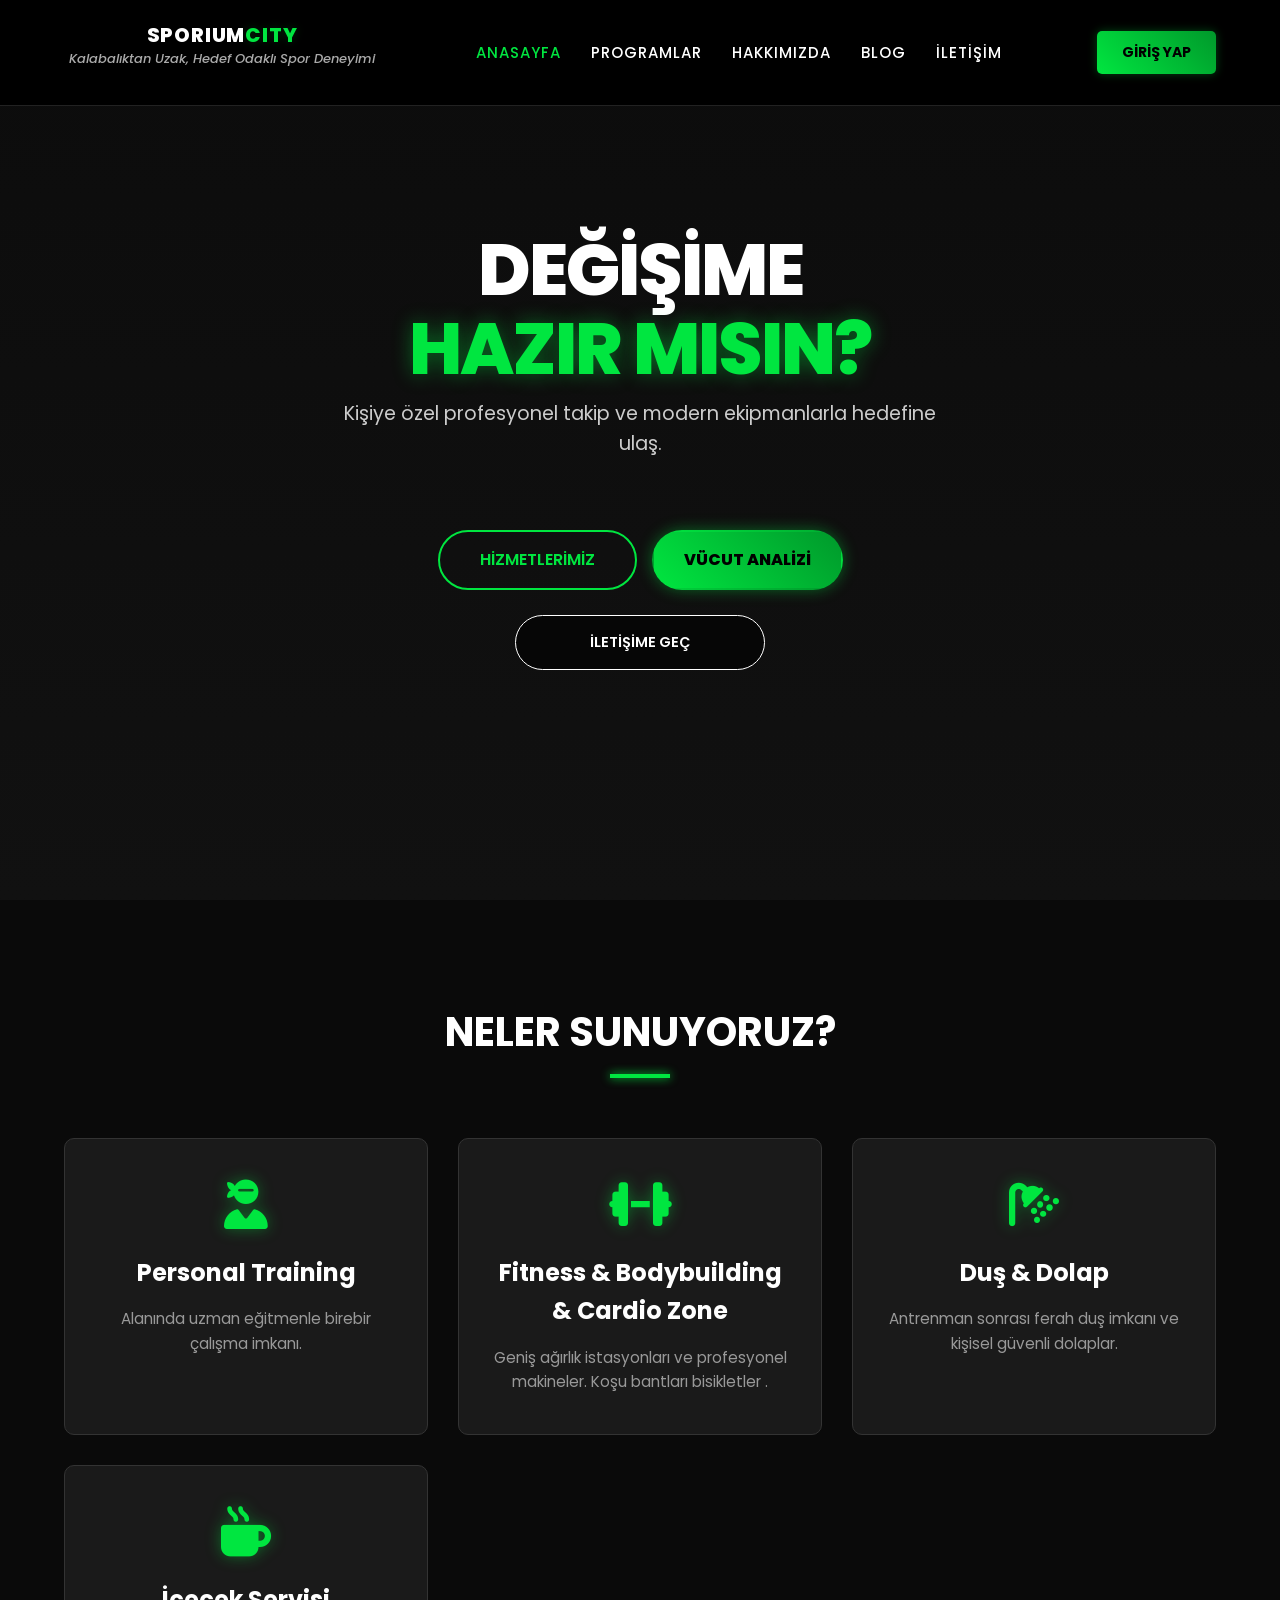
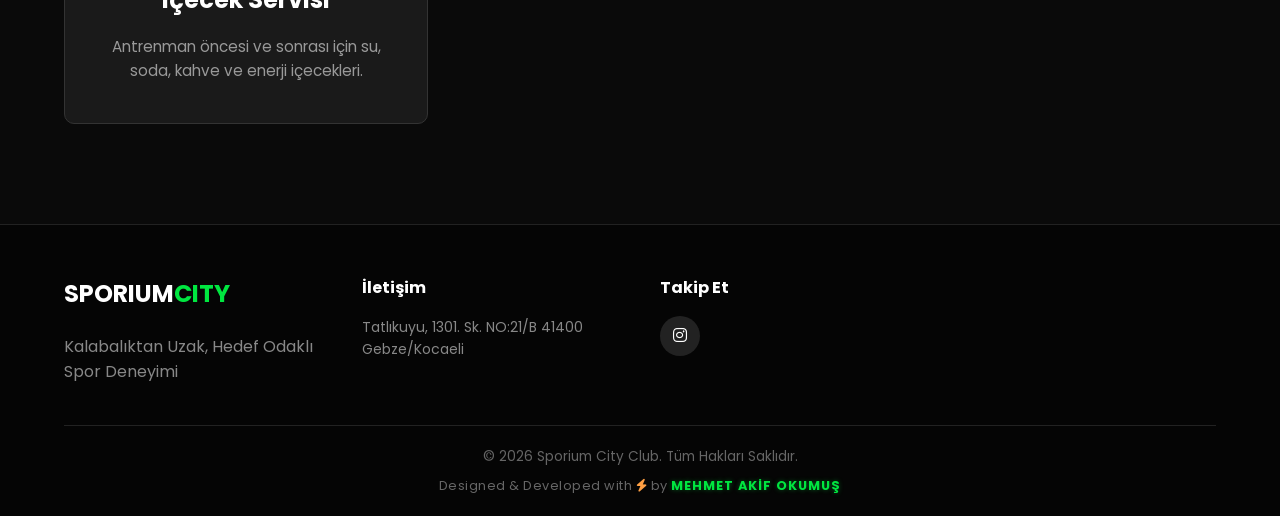
<file: frontend/index.html>
<!DOCTYPE html>
<html lang="tr">
<head>
    <meta charset="UTF-8">
    <meta name="viewport" content="width=device-width, initial-scale=1.0">
    <title>Sporium City Club | Gebze'nin En İyi Spor Salonu</title>
    <link rel="icon" type="image/png" href="resim/s.png">
    <meta name="description" content="Gebze Tatlıkuyu'da profesyonel fitness...">
    <meta name="keywords" content="gebze spor salonu, gebze fitness, gebze gym, sporium city club, gebze vücut geliştirme, özel ders, pt">
    <link href="https://fonts.googleapis.com/css2?family=Poppins:wght@300;400;600;700&display=swap" rel="stylesheet">
    <link rel="stylesheet" href="https://cdnjs.cloudflare.com/ajax/libs/font-awesome/6.4.0/css/all.min.css">
    <link rel="stylesheet" href="index.css">
</head>

<title>Sporium City Club | Gebze'nin En İyi Spor Salonu & Fitness Merkezi</title>
    <meta name="description" content="Gebze Tatlıkuyu'da profesyonel fitness, vücut geliştirme ve kişiye özel antrenman (PT) hizmeti. Sporium City Club ile hedefine ulaş. Online ve salon üyelik seçenekleri.">
    <meta name="keywords" content="gebze spor salonu, gebze fitness, tatlıkuyu spor salonu, gebze pt, gebze özel ders, gebze vücut geliştirme, sporium city club, gebze gym, kocaeli spor salonu, zayıflama, kas yapma,Semih Gök">
    <meta name="author" content="Mehmet Akif Okumuş">
    <meta name="viewport" content="width=device-width, initial-scale=1.0">
    <meta property="og:image" content="assets/logo.png">

<body>
    <div id="preloader">
        <div class="loader-content">
            <h2 class="loader-text">SPORIUM<span>CITY</span></h2>
            <p class="loader-slogan">Kalabalıktan Uzak, Hedef Odaklı Spor Deneyimi</p>
        </div>
    </div>

    <script>
        if (sessionStorage.getItem('sporiumIntroIzlendi')) {
            document.getElementById('preloader').style.display = 'none';
        }
    </script>

    <header>
        <div class="sidebar-widget" style="text-align: center; border-left: none; padding: 10px 5px; margin-bottom: 12px; overflow: hidden;">
    <div style="font-size: 20px; font-weight: 800; color: #fff; letter-spacing: 0.8px; line-height: 1;">
        SPORIUM<span style="color: #00e640; text-shadow: 0 0 10px rgba(0, 230, 64, 0.2);">CITY</span>
    </div>
    <p style="font-size: 13px; color: #aaa; margin-top: 6px; font-style: italic; line-height: 1.3; font-weight: 500; display: block; width: 100%;">
        Kalabalıktan Uzak, <br style="display:none;"> Hedef Odaklı Spor Deneyimi
    </p>
</div>
        
        <nav>
            <ul>
                <li><a href="index.html" style="color:var(--primary);">Anasayfa</a></li>
                <li><a href="programlar.html">Programlar</a></li>
                <li><a href="hakkimizda.html">Hakkımızda</a></li>
                <li><a href="blog.html">Blog</a></li>
                <li><a href="iletisim.html">İletişim</a></li>
            </ul>
        </nav>

        <a href="giris.html" class="btn-join" id="nav-login-btn">GİRİŞ YAP</a>
        
        <div class="menu-toggle"><i class="fas fa-bars"></i></div>
    </header>

    <section class="hero">
        <h1>Değişime <br> <span>Hazır Mısın?</span></h1>
        <p>Kişiye özel profesyonel takip ve modern ekipmanlarla hedefine ulaş.</p>
        
        <div class="hero-buttons" style="display: flex; flex-direction: column; align-items: center; gap: 25px; margin-top: 30px;">
    
    <div style="display:flex; gap:15px; justify-content:center; flex-wrap:wrap;">
        <a href="#hizmetler" class="btn-outline">HİZMETLERİMİZ</a>
        
        <a href="analiz.html" class="btn-ai">
             VÜCUT ANALİZİ
        </a>
    </div>

    <a href="iletisim.html" class="btn-outline" style="
        min-width: 250px; 
        text-align: center; 
        background: rgba(0,0,0,0.6); 
        border: 1px solid #fff; 
        color: #fff;
        font-size: 0.9rem;
    " 
    onmouseover="this.style.borderColor='#00e640'; this.style.color='#00e640';" 
    onmouseout="this.style.borderColor='#fff'; this.style.color='#fff';">
        İLETİŞİME GEÇ
    </a>

</div>
    </section>

    <section class="services" id="hizmetler">
        <div class="section-title"><h2>Neler Sunuyoruz?</h2><span></span></div>
        <div class="cards-container">
            <div class="card"><i class="fas fa-user-ninja"></i><h3>Personal Training</h3><p>Alanında uzman eğitmenle birebir çalışma imkanı.</p></div>
            <div class="card"><i class="fas fa-dumbbell"></i><h3>Fitness & Bodybuilding & Cardio Zone</h3><p>Geniş ağırlık istasyonları ve profesyonel makineler. Koşu bantları bisikletler .</p></div>
            <div class="card">
    <i class="fas fa-shower"></i>
    <h3>Duş & Dolap</h3>
    <p>Antrenman sonrası ferah duş imkanı ve kişisel güvenli dolaplar.</p>
</div>
            <div class="card"><i class="fas fa-mug-hot"></i><h3>İçecek Servisi</h3><p>Antrenman öncesi ve sonrası için su, soda, kahve ve enerji içecekleri.</p></div>
        </div>
    </section>

    <footer>
        <div class="footer-content">
            <div><a href="#" class="footer-logo">SPORIUM<span>CITY</span></a><p style="color:#888;">Kalabalıktan Uzak, Hedef Odaklı Spor Deneyimi</p></div>
            <div><h4 style="color:#fff; margin-bottom:15px;">İletişim</h4><p style="color:#888; font-size:14px;">Tatlıkuyu, 1301. Sk. NO:21/B
41400 Gebze/Kocaeli</p></div>
            <div><h4 style="color:#fff; margin-bottom:15px;">Takip Et</h4><div class="socials"><a href="https://www.linkedin.com/in/mehmet-akif-okumu%C5%9F-68b315399?utm_source=share&utm_campaign=share_via&utm_content=profile&utm_medium=ios_app" target="_blank"><i class="fab fa-instagram"></i></div></div>
        </div>
        <div class="footer-bottom" style="text-align: center; padding-top: 20px; border-top: 1px solid #222; color: #666; font-size: 0.85rem;">
        <p>&copy; 2026 Sporium City Club. Tüm Hakları Saklıdır.</p>
        <p style="margin-top: 8px; font-size: 0.8rem; letter-spacing: 0.5px;">
            Designed & Developed with <i class="fas fa-bolt" style="color: #ff9f43;"></i> by 
            <a href="https://www.linkedin.com/in/mehmet-akif-okumu%C5%9F-68b315399?utm_source=share&utm_campaign=share_via&utm_content=profile&utm_medium=ios_app" target="_blank" style="color: #00e640; font-weight: 700; letter-spacing: 1px; text-transform: uppercase; text-shadow: 0 0 5px rgba(0, 230, 64, 0.4);">
               Mehmet Akif Okumuş
            </a>
        </p>
    </div>
    </footer>
     <script src="index.js"></script>
    
<script type="application/ld+json">
{
  "@context": "https://schema.org",
  "@type": "ExerciseGym",
  "name": "Sporium City Club",
  "image": "https://seninsiten.com/logo.png", 
  "description": "Gebze'nin en donanımlı fitness ve spor salonu.",
  "address": {
    "@type": "PostalAddress",
    "streetAddress": "Sultan Orhan Mah. Örnek Cad. No:1",
    "addressLocality": "Gebze",
    "addressRegion": "Kocaeli",
    "postalCode": "41400",
    "addressCountry": "TR"
  },
  "geo": {
    "@type": "GeoCoordinates",
    "latitude": "40.802", 
    "longitude": "29.430"
  },
  "url": "https://seninsiten.com",
  "telephone": "+902620000000",
  "openingHoursSpecification": [
    {
      "@type": "OpeningHoursSpecification",
      "dayOfWeek": [
        "Monday",
        "Tuesday",
        "Wednesday",
        "Thursday",
        "Friday"
      ],
      "opens": "09:00",
      "closes": "23:00"
    }
  ]
}
</script>
</body>
</html>
</file>
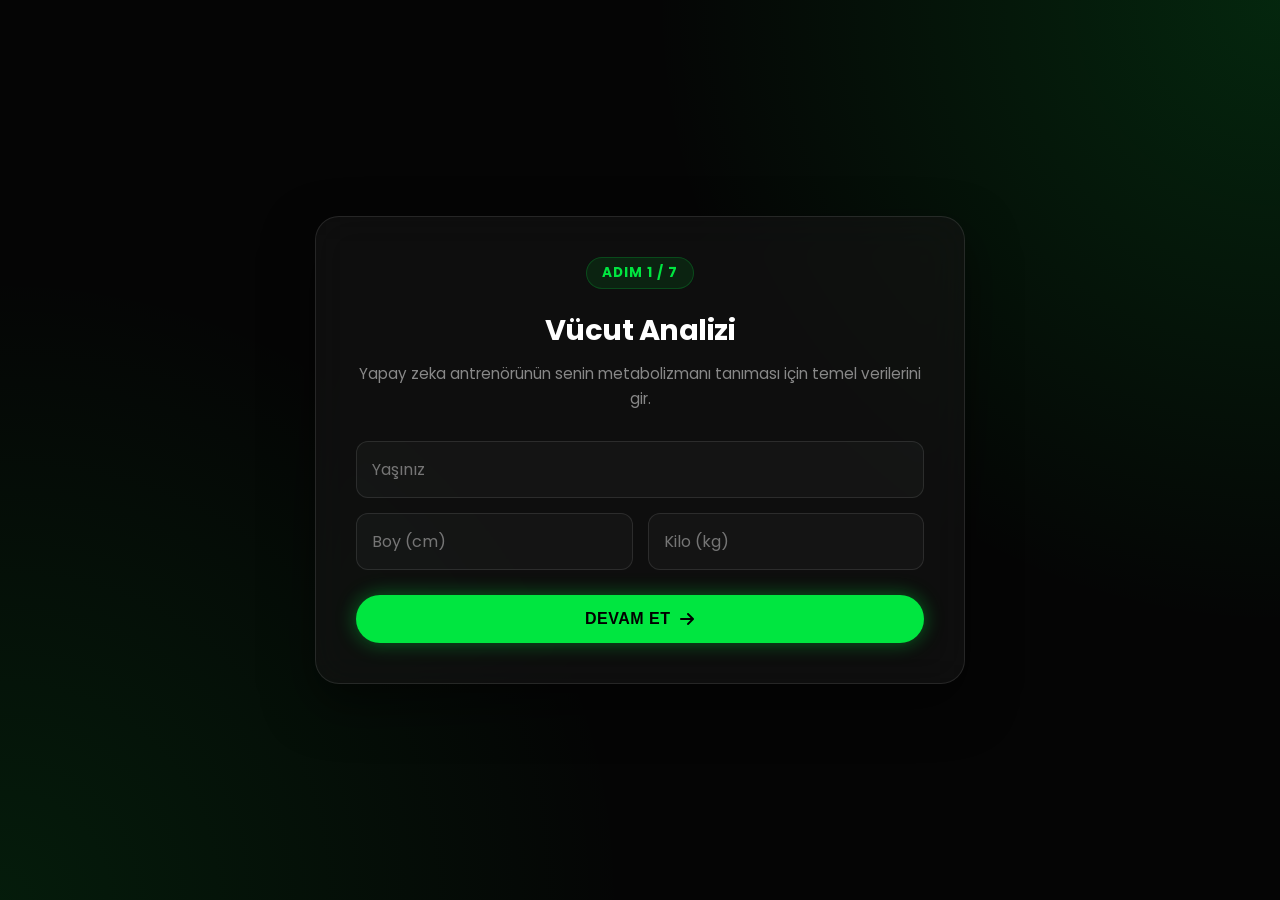
<file: frontend/analiz.html>
<!DOCTYPE html>
<html lang="tr">
<head>
    <meta charset="UTF-8">
    <meta name="viewport" content="width=device-width, initial-scale=1.0">
    <title>AI Vücut Analizi - Sporium City Club</title>
    <link href="https://fonts.googleapis.com/css2?family=Poppins:wght@300;400;600;700&display=swap" rel="stylesheet">
    <link rel="stylesheet" href="https://cdnjs.cloudflare.com/ajax/libs/font-awesome/6.4.0/css/all.min.css">
    
    <style>
        /* --- PRO NEON TEMA --- */
        :root { 
            --primary: #00e640; 
            --primary-dark: #00b332; 
            --dark: #050505; 
            --card-bg: rgba(255, 255, 255, 0.03); 
            --border: rgba(255, 255, 255, 0.1);
            --text-muted: #888;
        }
        
        * { margin: 0; padding: 0; box-sizing: border-box; }
        
        body { 
            font-family: 'Poppins', sans-serif; 
            background-color: var(--dark); 
            color: #fff; 
            min-height: 100vh; 
            display: flex; 
            align-items: center; 
            justify-content: center; 
            overflow-x: hidden; /* Yatay taşmayı engelle */
            background-image: radial-gradient(circle at top right, rgba(0, 230, 64, 0.15), transparent 40%),
                              radial-gradient(circle at bottom left, rgba(0, 230, 64, 0.1), transparent 40%);
        }

        /* Ana Kapsayıcı (Glassmorphism) */
        .container { 
            background: rgba(20, 20, 20, 0.6); 
            backdrop-filter: blur(20px); 
            -webkit-backdrop-filter: blur(20px);
            padding: 40px; 
            border-radius: 24px; 
            border: 1px solid var(--border); 
            width: 90%; 
            max-width: 650px; 
            text-align: center;
            box-shadow: 0 20px 50px rgba(0,0,0,0.5); 
            position: relative;
            animation: slideUp 0.6s ease-out;
            max-height: 90vh; /* Ekranın %90'ını geçmesin */
            overflow-y: auto; /* İçerik taşarsa kaydırma çubuğu çıksın */
        }

        /* Scrollbar Gizleme (Opsiyonel: Daha şık görünüm için) */
        .container::-webkit-scrollbar { width: 6px; }
        .container::-webkit-scrollbar-thumb { background: #333; border-radius: 3px; }
        .container::-webkit-scrollbar-track { background: transparent; }

        @keyframes slideUp { from { opacity: 0; transform: translateY(30px); } to { opacity: 1; transform: translateY(0); } }

        h2 { font-size: 1.8rem; margin-bottom: 10px; font-weight: 700; letter-spacing: -0.5px; }
        
        .step-indicator { 
            color: var(--primary); 
            font-weight: 700; 
            margin-bottom: 20px; 
            display: inline-block; 
            font-size: 0.85rem; 
            letter-spacing: 1px;
            background: rgba(0, 230, 64, 0.1);
            padding: 5px 15px;
            border-radius: 20px;
            border: 1px solid rgba(0, 230, 64, 0.2);
        }
        
        .sub-text { color: var(--text-muted); margin-bottom: 30px; font-size: 0.95rem; line-height: 1.6; }

        /* Form Elemanları */
        .step { display: none; animation: fadeIn 0.4s ease-in-out; }
        .step.active { display: block; }
        
        .option-grid { display: grid; grid-template-columns: 1fr; gap: 12px; }
        
        .option-btn {
            display: flex; align-items: center; padding: 15px 20px;
            background: var(--card-bg); 
            border: 1px solid var(--border); 
            color: #ccc;
            border-radius: 12px; cursor: pointer; transition: 0.3s cubic-bezier(0.4, 0, 0.2, 1); 
            font-size: 0.95rem; text-align: left;
            position: relative;
            overflow: hidden;
        }
        
        .option-btn:hover { 
            background: rgba(255, 255, 255, 0.08); 
            border-color: var(--primary); 
            color: #fff; 
            transform: translateX(5px); 
            box-shadow: 0 5px 15px rgba(0, 230, 64, 0.1);
        }

        .option-btn i { 
            color: var(--primary); margin-right: 15px; width: 25px; font-size: 1.2rem; 
            text-shadow: 0 0 10px rgba(0, 230, 64, 0.4);
        }
        
        .option-btn div { display: flex; flex-direction: column; }
        .option-btn strong { font-size: 1rem; margin-bottom: 2px; }
        .option-btn span { font-size: 0.8rem; color: #777; transition: 0.3s; }
        .option-btn:hover span { color: #aaa; }

        .input-row { display: flex; gap: 15px; margin-bottom: 15px; }
        
        input { 
            width: 100%; padding: 15px; 
            background: var(--card-bg); 
            border: 1px solid var(--border); 
            color: #fff; border-radius: 12px; 
            font-size: 1rem; outline: none; transition: 0.3s; 
            font-family: 'Poppins', sans-serif;
        }
        
        input:focus { 
            border-color: var(--primary); 
            box-shadow: 0 0 0 3px rgba(0, 230, 64, 0.2); 
            background: rgba(255, 255, 255, 0.05);
        }
        
        /* Şık Buton */
        .btn-next {
            background: var(--primary); 
            color: #000; padding: 15px 30px; border: none;
            border-radius: 50px; font-weight: 700; cursor: pointer; margin-top: 25px; width: 100%;
            font-size: 1rem; letter-spacing: 0.5px;
            box-shadow: 0 0 20px rgba(0, 230, 64, 0.4); 
            transition: 0.3s;
            display: flex; align-items: center; justify-content: center; gap: 10px;
        }
        
        .btn-next:hover { 
            background: var(--primary-dark); 
            transform: translateY(-3px); 
            box-shadow: 0 10px 30px rgba(0, 230, 64, 0.6); 
        }

        /* Loading */
        #loading-screen { display: none; text-align: center; padding: 60px 0; }
        .loader-ring {
            display: inline-block; position: relative; width: 80px; height: 80px; margin-bottom: 30px;
        }
        .loader-ring div {
            box-sizing: border-box; display: block; position: absolute; width: 64px; height: 64px; margin: 8px;
            border: 6px solid var(--primary); border-radius: 50%; animation: ring 1.2s cubic-bezier(0.5, 0, 0.5, 1) infinite;
            border-color: var(--primary) transparent transparent transparent;
            filter: drop-shadow(0 0 10px var(--primary));
        }
        .loader-ring div:nth-child(1) { animation-delay: -0.45s; }
        .loader-ring div:nth-child(2) { animation-delay: -0.3s; }
        .loader-ring div:nth-child(3) { animation-delay: -0.15s; }
        
        .log-text { 
            font-family: 'Courier New', monospace; 
            color: var(--primary); 
            font-size: 0.95rem; margin-top: 15px; 
            opacity: 0.8;
        }

        /* Sonuç Ekranı */
        #result-screen { display: none; }
        .result-icon { 
            font-size: 50px; color: var(--primary); margin-bottom: 15px; 
            filter: drop-shadow(0 0 20px rgba(0, 230, 64, 0.6));
            animation: popIn 0.5s ease;
        }
        
        .result-box { 
            background: rgba(0, 230, 64, 0.05); 
            border: 1px solid rgba(0, 230, 64, 0.3); 
            padding: 25px; border-radius: 20px; margin-top: 20px; text-align: left; 
        }
        
        .analysis-item { margin-bottom: 15px; border-bottom: 1px solid rgba(255,255,255,0.05); padding-bottom: 10px; }
        .analysis-item label { display: block; color: #aaa; font-size: 0.85rem; margin-bottom: 3px; }
        .analysis-item span { color: #fff; font-weight: 600; font-size: 1rem; }
        .analysis-item span.highlight { color: var(--primary); }
        .analysis-item span.warning { color: #ff9f43; } /* Turuncu uyarı */

        .ai-advice {
            background: rgba(255, 255, 255, 0.05);
            padding: 15px;
            border-radius: 10px;
            margin-top: 15px;
            border-left: 3px solid var(--primary);
        }
        .ai-advice h4 { color: var(--primary); font-size: 0.9rem; margin-bottom: 5px; }
        .ai-advice p { font-size: 0.85rem; color: #ccc; line-height: 1.5; margin: 0; }

        @keyframes ring { 0% { transform: rotate(0deg); } 100% { transform: rotate(360deg); } }
        @keyframes fadeIn { from { opacity: 0; transform: translateY(10px); } to { opacity: 1; transform: translateY(0); } }
        @keyframes popIn { 0% { transform: scale(0); } 80% { transform: scale(1.1); } 100% { transform: scale(1); } }
    </style>
</head>
<body>

    <div class="container">
        
        <div class="step active" id="step1">
            <span class="step-indicator">ADIM 1 / 7</span>
            <h2>Vücut Analizi</h2>
            <p class="sub-text">Yapay zeka antrenörünün senin metabolizmanı tanıması için temel verilerini gir.</p>
            
            <div class="input-row">
                <input type="number" id="age" placeholder="Yaşınız">
                <input type="number" id="gender" placeholder="Cinsiyet" style="display:none"> 
            </div>
            <div class="input-row">
                <input type="number" id="height" placeholder="Boy (cm)">
                <input type="number" id="weight" placeholder="Kilo (kg)">
            </div>
            
            <button class="btn-next" onclick="nextStep(2)">DEVAM ET <i class="fas fa-arrow-right"></i></button>
        </div>

        <div class="step" id="step2">
            <span class="step-indicator">ADIM 2 / 7</span>
            <h2>Vücut Tipin?</h2>
            <p class="sub-text">Genetik yapını en iyi hangisi tanımlıyor?</p>
            
            <div class="option-grid">
                <button class="option-btn" onclick="setData('bodyType', 'Ectomorph'); nextStep(3)">
                    <i class="fas fa-ruler-vertical"></i>
                    <div><strong>İnce Yapılı (Ektomorf)</strong><span>Zor kilo alırım, yağ oranım düşük.</span></div>
                </button>
                <button class="option-btn" onclick="setData('bodyType', 'Mesomorph'); nextStep(3)">
                    <i class="fas fa-user"></i>
                    <div><strong>Atletik (Mezomorf)</strong><span>Kolay kaslanırım, omuzlarım geniş.</span></div>
                </button>
                <button class="option-btn" onclick="setData('bodyType', 'Endomorph'); nextStep(3)">
                    <i class="fas fa-circle"></i>
                    <div><strong>Yapılı / İri (Endomorf)</strong><span>Kolay kilo alırım, kemiklerim kalın.</span></div>
                </button>
            </div>
        </div>

        <div class="step" id="step3">
            <span class="step-indicator">ADIM 3 / 7</span>
            <h2>Günlük Aktiviten?</h2>
            <p class="sub-text">Antrenman dışındaki hayatın nasıl geçiyor?</p>
            
            <div class="option-grid">
                <button class="option-btn" onclick="setData('activity', 'Low'); nextStep(4)">
                    <i class="fas fa-chair"></i>
                    <div><strong>Masa Başı / Hareketsiz</strong><span>Genelde oturarak çalışıyorum.</span></div>
                </button>
                <button class="option-btn" onclick="setData('activity', 'Mid'); nextStep(4)">
                    <i class="fas fa-walking"></i>
                    <div><strong>Orta Hareketli</strong><span>Gün içinde yürüyorum / Ayaktayım.</span></div>
                </button>
                <button class="option-btn" onclick="setData('activity', 'High'); nextStep(4)">
                    <i class="fas fa-running"></i>
                    <div><strong>Çok Hareketli</strong><span>Fiziksel güç gerektiren iş / Sporcu.</span></div>
                </button>
            </div>
        </div>

        <div class="step" id="step4">
            <span class="step-indicator">ADIM 4 / 7</span>
            <h2>Beslenme Düzenin?</h2>
            <p class="sub-text">Şu an günde kaç öğün yiyorsun?</p>
            
            <div class="option-grid">
                <button class="option-btn" onclick="setData('meals', '2'); nextStep(5)">
                    <i class="fas fa-utensils"></i> <strong>2 Öğün (Seyrek)</strong>
                </button>
                <button class="option-btn" onclick="setData('meals', '3'); nextStep(5)">
                    <i class="fas fa-utensils"></i> <strong>3 Ana Öğün (Standart)</strong>
                </button>
                <button class="option-btn" onclick="setData('meals', '4+'); nextStep(5)">
                    <i class="fas fa-utensils"></i> <strong>4 ve Üzeri (Sık Sık)</strong>
                </button>
            </div>
        </div>

        <div class="step" id="step5">
            <span class="step-indicator">ADIM 5 / 7</span>
            <h2>Uyku Düzenin?</h2>
            <p class="sub-text">Gelişimin en büyük sırrı toparlanmaktır.</p>
            
            <div class="option-grid">
                <button class="option-btn" onclick="setData('sleep', 'Low'); nextStep(6)">
                    <i class="fas fa-battery-quarter"></i> <strong>Az Uyuyorum (< 6 saat)</strong>
                </button>
                <button class="option-btn" onclick="setData('sleep', 'Ideal'); nextStep(6)">
                    <i class="fas fa-battery-full"></i> <strong>İdeal (7-8 saat)</strong>
                </button>
                <button class="option-btn" onclick="setData('sleep', 'High'); nextStep(6)">
                    <i class="fas fa-bed"></i> <strong>Fazla Uyuyorum (> 9 saat)</strong>
                </button>
            </div>
        </div>

        <div class="step" id="step6">
            <span class="step-indicator">ADIM 6 / 7</span>
            <h2>Ana Hedefin Ne?</h2>
            <p class="sub-text">Seni motive eden asıl amaç.</p>
            
            <div class="option-grid">
                <button class="option-btn" onclick="setData('goal', 'FatLoss'); nextStep(7)">
                    <i class="fas fa-fire"></i> <strong>Kilo Vermek & Yağ Yakmak</strong>
                </button>
                <button class="option-btn" onclick="setData('goal', 'Muscle'); nextStep(7)">
                    <i class="fas fa-dumbbell"></i> <strong>Kas Kütlesi & Hacim</strong>
                </button>
                <button class="option-btn" onclick="setData('goal', 'Fit'); nextStep(7)">
                    <i class="fas fa-heartbeat"></i> <strong>Sıkılaşmak & Kondisyon</strong>
                </button>
            </div>
        </div>

        <div class="step" id="step7">
            <span class="step-indicator">ADIM 7 / 7</span>
            <h2>Nerede Yaşıyorsun?</h2>
            <p class="sub-text">Çalışma modelini belirlemek için önemli.</p>
            
            <div class="option-grid">
                <button class="option-btn" onclick="setData('location', 'Gebze'); calculateAI()">
                    <i class="fas fa-map-marker-alt"></i> <strong>Gebze / Kocaeli (Yakınım)</strong>
                </button>
                <button class="option-btn" onclick="setData('location', 'Remote'); calculateAI()">
                    <i class="fas fa-globe"></i> <strong>Şehir Dışındayım / Uzaktayım</strong>
                </button>
            </div>
        </div>

        <div id="loading-screen">
            <div class="loader-ring"><div></div><div></div><div></div><div></div></div>
            <h3 style="color:#fff; font-weight:600;">Yapay Zeka Analiz Ediyor...</h3>
            <p class="log-text" id="ai-log">Veriler işleniyor...</p>
        </div>

        <div id="result-screen">
            <i class="fas fa-check-circle result-icon"></i>
            <h2 style="font-size:1.8rem; margin-bottom:5px;">Raporun Hazır!</h2>
            <p style="color:#888;">Senin için en uygun yol haritası çıkarıldı.</p>
            
            <div class="result-box">
                <div class="analysis-item">
                    <label>Vücut Kitle İndeksi (BMI):</label> 
                    <span id="res-bmi" class="highlight">--</span> 
                    <small id="res-bmi-comment" style="color:#888; font-size:0.8rem; margin-left:5px;">(Normal)</small>
                </div>
                <div class="analysis-item">
                    <label>Tahmini Metabolizma:</label> 
                    <span id="res-metabolism">--</span>
                </div>
                <div class="analysis-item">
                    <label>Vücut Tipi Analizi:</label> 
                    <span id="res-bodytype">--</span>
                </div>

                <div class="ai-advice" id="ai-warning-box" style="display:none;">
                    <h4><i class="fas fa-exclamation-circle"></i> Antrenör Notu:</h4>
                    <p id="ai-warning-text">...</p>
                </div>
                
                <div style="margin-top:20px; padding-top:20px; border-top:1px dashed rgba(0,230,64,0.3);">
                    <label style="color:var(--primary); font-size:0.85rem; font-weight:800; letter-spacing:1px; text-transform:uppercase;">SANA ÖZEL TAVSİYE:</label>
                    <h3 id="res-pack" style="color:#fff; font-size:1.4rem; margin-top:8px; font-weight:700;">...</h3>
                    <p id="res-desc" style="color:#ccc; font-size:0.95rem; margin-top:8px; line-height:1.5;">...</p>
                </div>
            </div>

            <a href="programlar.html" class="btn-next">PROGRAMI İNCELE <i class="fas fa-chevron-right"></i></a>
        </div>
    </div>

    <script>
        let userData = { 
            age: 0, height: 0, weight: 0, 
            bodyType: "", activity: "", meals: "", sleep: "", 
            goal: "", location: "" 
        };

        function nextStep(step) {
            // Validasyon
            if(step === 2) {
                const h = document.getElementById('height').value;
                const w = document.getElementById('weight').value;
                const a = document.getElementById('age').value;
                if(!h || !w || !a) { 
                    if(!h) document.getElementById('height').style.borderColor = 'red';
                    if(!w) document.getElementById('weight').style.borderColor = 'red';
                    if(!a) document.getElementById('age').style.borderColor = 'red';
                    return; 
                }
                userData.height = parseFloat(h); 
                userData.weight = parseFloat(w); 
                userData.age = parseInt(a);
            }

            document.querySelectorAll('.step').forEach(el => el.classList.remove('active'));
            document.getElementById('step' + step).classList.add('active');
        }

        function setData(key, val) { userData[key] = val; }

        function calculateAI() {
            document.getElementById('step7').classList.remove('active');
            document.getElementById('loading-screen').style.display = 'block';

            // Daha havalı ve uzun loglar
            const logs = [
                "Vücut kitle indeksi ve yağ oranı tahmin ediliyor...",
                "Somatotip (Vücut Tipi) analizi yapılıyor...",
                "Uyku düzeni ve toparlanma kapasitesi işleniyor...",
                "Beslenme alışkanlıkları hedeflere göre uyarlanıyor...",
                "Senin için en verimli antrenman modeli seçiliyor..."
            ];
            
            let i = 0;
            const interval = setInterval(() => {
                document.getElementById('ai-log').textContent = logs[i];
                i++;
                if(i >= logs.length) clearInterval(interval);
            }, 800);

            setTimeout(showResult, 4200);
        }

        function showResult() {
            document.getElementById('loading-screen').style.display = 'none';
            document.getElementById('result-screen').style.display = 'block';

            // 1. BMI Hesapla ve Yorumla
            const heightM = userData.height / 100;
            const bmi = (userData.weight / (heightM * heightM)).toFixed(1);
            let bmiComment = "(Normal)";
            let bmiClass = "highlight";

            if (bmi < 18.5) { bmiComment = "(Zayıf)"; bmiClass = "warning"; }
            else if (bmi >= 25 && bmi < 30) { bmiComment = "(Fazla Kilolu)"; }
            else if (bmi >= 30) { bmiComment = "(Obezite Sınırı)"; bmiClass = "warning"; }

            document.getElementById('res-bmi').textContent = bmi;
            document.getElementById('res-bmi').className = bmiClass;
            document.getElementById('res-bmi-comment').textContent = bmiComment;

            // 2. Metabolizma Yorumu
            let metabolismText = "Normal";
            if(userData.bodyType === "Ectomorph") metabolismText = "Çok Hızlı (Kilo Alımı Zor)";
            if(userData.bodyType === "Endomorph") metabolismText = "Yavaş (Yağlanmaya Müsait)";
            if(userData.activity === "High") metabolismText += " - Aktif";

            document.getElementById('res-metabolism').textContent = metabolismText;
            
            // 3. Vücut Tipi Ekrana
            let bodyTypeText = "Atletik (Mezomorf)";
            if(userData.bodyType === "Ectomorph") bodyTypeText = "İnce Yapılı (Ektomorf)";
            if(userData.bodyType === "Endomorph") bodyTypeText = "İri Yapılı (Endomorf)";
            document.getElementById('res-bodytype').textContent = bodyTypeText;

            // 4. AKILLI UYARI SİSTEMİ (Önemli Kısım!)
            let adviceText = "";
            let showAdvice = false;

            // Kural 1: Zayıf ama yağ yakmak istiyor
            if(bmi < 19 && userData.goal === "FatLoss") {
                adviceText = "Dikkat: BMI değerin zaten düşük. Yağ yakımı yerine 'Clean Bulk' (Temiz Kilo Alma) yaparak kas kütleni artırman sağlığın ve estetik görünümün için çok daha doğru olacaktır.";
                showAdvice = true;
            }
            // Kural 2: Kilolu ama sadece kas istiyor (Recomp lazım)
            else if(bmi > 28 && userData.goal === "Muscle") {
                adviceText = "Mevcut yağ oranın sebebiyle, direkt 'Bulk' yapmak yerine 'Recomposition' (Yağ yakarken kas yapma) sistemini uygulayarak daha fit bir görünüme ulaşmalısın.";
                showAdvice = true;
            }
            // Kural 3: Uyku Analizi (AZ)
            else if(userData.sleep === "Low") {
                adviceText = "Gelişimin %60'ı uykuda olur. Antrenmanların verimli geçmesi için uyku süreni en az 7 saate çıkarmalısın, aksi halde toparlanma sorunu yaşayabilirsin.";
                showAdvice = true;
            }
            // Kural 4: Uyku Analizi (FAZLA)
            else if(userData.sleep === "High") {
                adviceText = "Çok fazla uyumak da (9+ saat) gün içinde uyuşukluğa ve metabolizma yavaşlamasına sebep olabilir. Uyku düzenini 7-8 saat bandına çekerek daha enerjik olabilirsin.";
                showAdvice = true;
            }

            if(showAdvice) {
                document.getElementById('ai-warning-box').style.display = 'block';
                document.getElementById('ai-warning-text').textContent = adviceText;
            }

            // 5. PAKET ÖNERİSİ ALGORİTMASI
            let packTitle = "";
            let packDesc = "";

            if(userData.location === "Gebze") {
                // YAKINDA
                if(userData.bodyType === "Ectomorph" && userData.goal === "Muscle") {
                    packTitle = "6 Aylık Gold Üyelik + Beslenme Desteği";
                    packDesc = "Hızlı metabolizman olduğu için antrenman kadar beslenme de kritik. Salonumuzdaki profesyonel ekipmanlarla hipertrofi çalışıp, sana özel beslenme planıyla desteklemeliyiz.";
                } 
                else if (userData.goal === "FatLoss" || userData.goal === "Fit") {
                    packTitle = "12 Ders Özel Antrenman (PT)";
                    packDesc = "Yağ yakımında nabız kontrolü çok önemlidir. Birebir antrenör eşliğinde 'High Intensity' antrenmanlar yaparak en kısa sürede hedefine ulaşabilirsin.";
                }
                else {
                    packTitle = "6 Aylık Gold Üyelik";
                    packDesc = "Mevcut durumun ve hedeflerin, salonumuzun imkanlarıyla kendi programını uygulaman için çok uygun. Düzenli katılımla harika sonuçlar alacaksın.";
                }
            } else {
                // UZAKTA
                packTitle = "3 Aylık Uzaktan Eğitim (Online)";
                packDesc = "Fiziksel olarak gelemesen de, antrenörlerimiz seni WhatsApp ve video analiz sistemiyle takip edecek. Form analizlerin haftalık olarak yapılacak.";
            }

            document.getElementById('res-pack').textContent = packTitle;
            document.getElementById('res-desc').textContent = packDesc;
        }
        // --- ÜYE PROFİLİ ENTER KONTROLÜ ---
document.addEventListener('keydown', (e) => {
    if (e.key === 'Enter') {
        // Mesaj modalı mı açık yoksa Ayarlar sekmesinde miyiz?
        const memberMsgModal = document.getElementById('memberMessageModal');
        const settingsSection = document.getElementById('section-settings');

        // Mesaj Gönderme Modalı Açıksa
        if (memberMsgModal && memberMsgModal.style.display === 'flex') {
            if (!e.shiftKey) {
                e.preventDefault();
                sendMsgToAdmin(); // Üye mesaj gönderme fonksiyonun
            }
        } 
        // Ayarlar sekmesi aktifse ve bir inputa odaklanılmışsa
        else if (settingsSection && settingsSection.classList.contains('active-section')) {
            // Eğer odaklanılan yer bir inputsa (şifre, isim vs.)
            if (document.activeElement.tagName === 'INPUT') {
                e.preventDefault();
                updateProfile(); // Profil güncelleme fonksiyonun
            }
        }
    }
});
    </script>
</body>
</html>
</file>
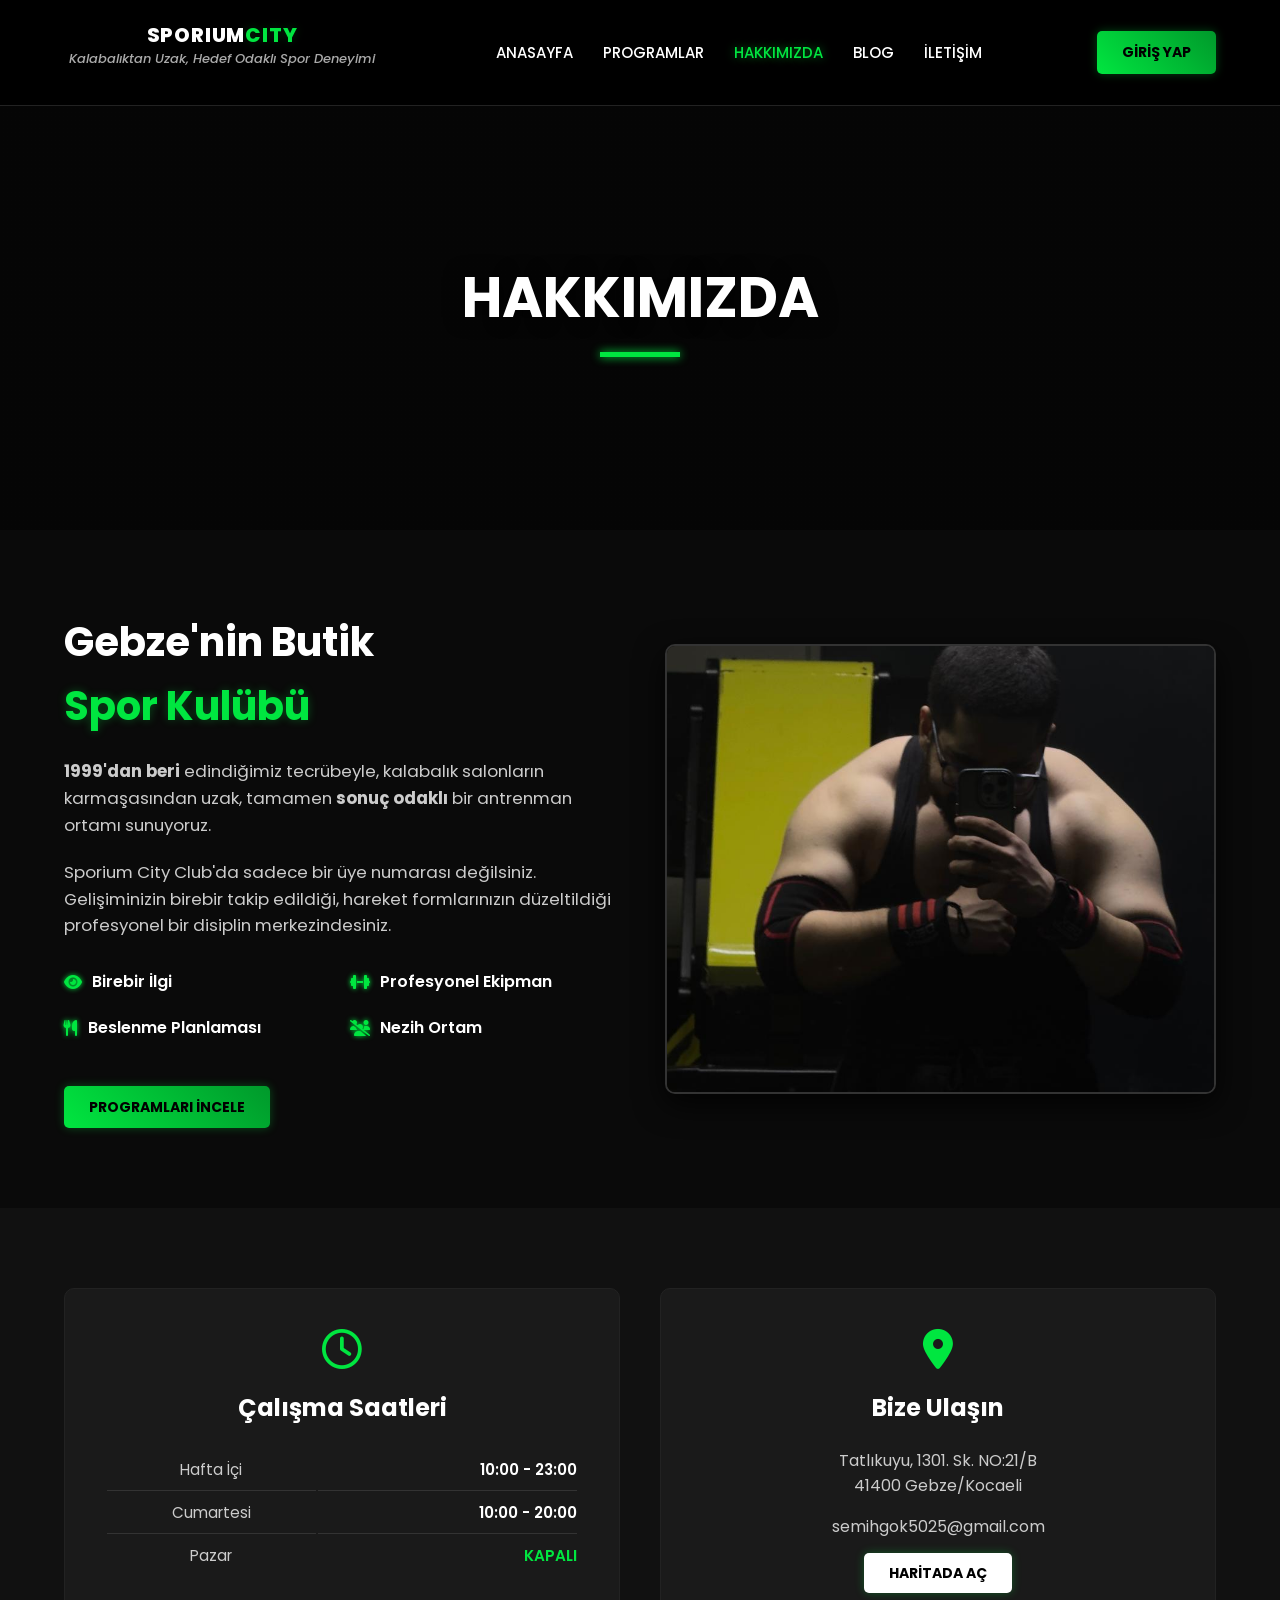
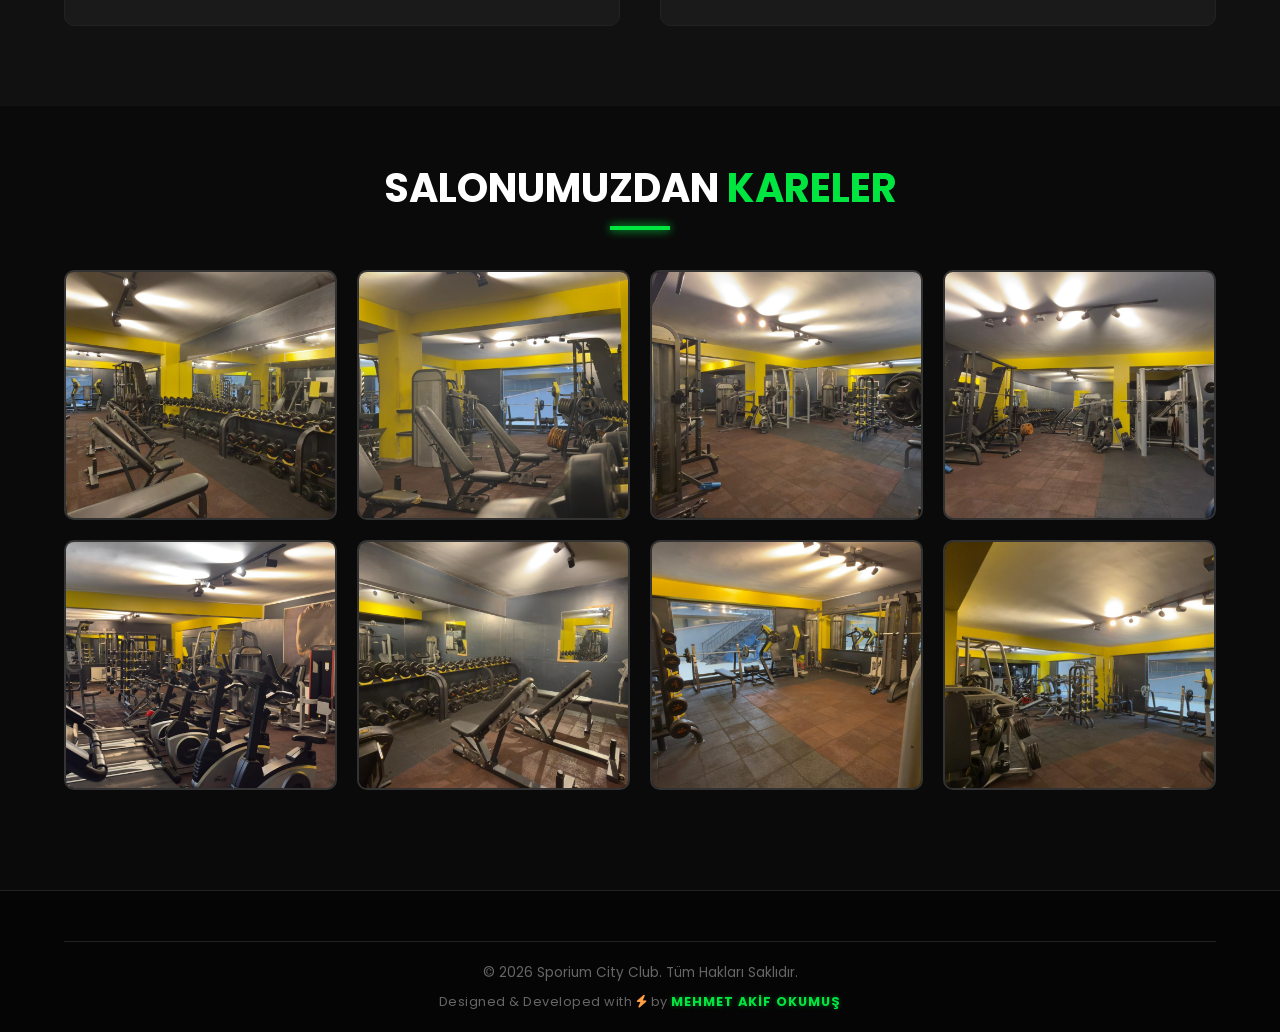
<file: frontend/hakkimizda.html>
<!DOCTYPE html>
<html lang="tr">
<head>
    <meta charset="UTF-8">
    <meta name="viewport" content="width=device-width, initial-scale=1.0">
    <title>Hakkımızda - Sporium City Club</title>
    <link rel="icon" type="image/png" href="resim/s.png">
    <link href="https://fonts.googleapis.com/css2?family=Poppins:wght@300;400;600;700&display=swap" rel="stylesheet">
    <link rel="stylesheet" href="https://cdnjs.cloudflare.com/ajax/libs/font-awesome/6.4.0/css/all.min.css">
    
    <style>
        /* --- TEMEL AYARLAR --- */
        :root { --primary: #00e640; --primary-dark: #00b332; --dark: #111; --darker: #0a0a0a; --light: #fff; --gray: #333; }
        html { scroll-behavior: smooth; }
        * { margin: 0; padding: 0; box-sizing: border-box; }
        body { font-family: 'Poppins', sans-serif; background-color: var(--dark); color: var(--light); overflow-x: hidden; line-height: 1.6; display: flex; flex-direction: column; min-height: 100vh; }
        a { text-decoration: none; color: inherit; } ul { list-style: none; } img { max-width: 100%; }

        /* HEADER */
        header { position: fixed; top: 0; left: 0; width: 100%; background: rgba(0, 0, 0, 0.95); padding: 15px 5%; display: flex; justify-content: space-between; align-items: center; z-index: 1000; border-bottom: 1px solid #222; }
        nav ul { display: flex; gap: 30px; align-items: center; }
        nav ul li a { font-size: 15px; font-weight: 500; text-transform: uppercase; transition: color 0.3s; }
        nav ul li a:hover, .active-link { color: var(--primary); text-shadow: 0 0 10px rgba(0,230,64,0.5); }
        .btn-join { background: linear-gradient(45deg, #00e640, #00992b); color: #000; padding: 10px 25px; border-radius: 5px; font-weight: 700; text-transform: uppercase; font-size: 14px; transition: all 0.3s; box-shadow: 0 0 10px rgba(0, 230, 64, 0.3); cursor: pointer; white-space: nowrap; }
        .btn-join:hover { background: var(--primary-dark); transform: translateY(-2px); box-shadow: 0 0 20px rgba(0, 230, 64, 0.6); }
        .menu-toggle { display: none; font-size: 24px; cursor: pointer; color: var(--primary); }

        /* SAYFA İÇERİĞİ */
        .page-header { height: 50vh; background: linear-gradient(rgba(0,0,0,0.7), rgba(0,0,0,0.7)), url('https://images.unsplash.com/photo-1571902943202-507ec2618e8f?q=80&w=1475&auto=format&fit=crop'); background-size: cover; background-position: center; display: flex; flex-direction: column; justify-content: center; align-items: center; text-align: center; margin-top: 80px; }
        .page-header h1 { font-size: 3.5rem; text-transform: uppercase; font-weight: 700; margin-bottom: 10px; text-shadow: 0 0 20px rgba(0,0,0,0.8); }
        .page-header span { width: 80px; height: 5px; background: var(--primary); display: block; box-shadow: 0 0 10px var(--primary); }

        .about-section { padding: 80px 5%; background: var(--darker); }
        .about-container { display: grid; grid-template-columns: 1fr 1fr; gap: 50px; align-items: center; }
        .about-text h2 { font-size: 2.5rem; margin-bottom: 20px; color: #fff; }
        .about-text .highlight { color: var(--primary); text-shadow: 0 0 10px rgba(0,230,64,0.3); }
        .about-text p { color: #ccc; margin-bottom: 20px; font-size: 1.05rem; }
        .about-features { display: grid; grid-template-columns: 1fr 1fr; gap: 20px; margin-top: 30px; }
        .feature-item { display: flex; align-items: center; gap: 10px; color: #fff; font-weight: 600; }
        .feature-item i { color: var(--primary); text-shadow: 0 0 5px var(--primary); }
        .about-image img { border-radius: 10px; box-shadow: 0 10px 30px rgba(0,0,0,0.8); border: 2px solid #333; width: 100%; height: 450px; object-fit: cover; display: block; }

        .info-section { padding: 80px 5%; background: var(--dark); }
        .info-grid { display: grid; grid-template-columns: repeat(auto-fit, minmax(300px, 1fr)); gap: 40px; }
        .info-box { background: #1a1a1a; padding: 40px; border-radius: 10px; border: 1px solid #222; text-align: center; transition: 0.3s; }
        .info-box:hover { border-color: var(--primary); transform: translateY(-5px); box-shadow: 0 10px 30px rgba(0, 230, 64, 0.15); }
        .info-box i { font-size: 40px; color: var(--primary); margin-bottom: 20px; }
        .info-box h3 { font-size: 1.5rem; margin-bottom: 20px; color: #fff; }
        .hours-table { width: 100%; color: #ccc; font-size: 0.95rem; }
        .hours-table tr td { padding: 8px 0; border-bottom: 1px solid #333; }
        .hours-table tr:last-child td { border-bottom: none; }
        .hours-table td:last-child { text-align: right; color: #fff; font-weight: 600; }

        /* --- GALERİ STİLİ (GÜNCELLENDİ) --- */
        .gallery-section { padding: 50px 5% 100px; background: var(--darker); }
        .gallery-title { text-align: center; margin-bottom: 50px; }
        .gallery-title h2 { font-size: 2.5rem; color: #fff; text-transform: uppercase; position: relative; display: inline-block; }
        .gallery-title h2::after { content: ''; width: 60px; height: 4px; background: var(--primary); position: absolute; bottom: -10px; left: 50%; transform: translateX(-50%); box-shadow: 0 0 10px var(--primary); }

        .gallery-grid { 
            display: grid;
            grid-template-columns: repeat(4, 1fr); 
            gap: 20px; 
        }

        .gallery-item { 
            /* overflow: hidden;  <-- BU KALDIRILDI! */
            border-radius: 10px; 
            border: 2px solid #333; 
            position: relative; 
            cursor: pointer; 
            height: 250px;
            transition: all 0.3s cubic-bezier(0.25, 0.8, 0.25, 1);
            z-index: 1; /* Normal seviye */
        }

        .gallery-item img { 
            width: 100%; height: 100%; object-fit: cover; 
            border-radius: 8px; /* Resme border-radius ekledik */
            display: block;
        }

        /* Mouse Üzerine Gelince (Hover) */
        .gallery-item:hover { 
            transform: scale(1.15); /* %15 Büyüt */
            z-index: 100; /* En üste çıkar */
            border-color: var(--primary); 
            box-shadow: 0 15px 40px rgba(0, 0, 0, 0.8); /* Koyu gölge */
        }

        footer { background: #050505; padding: 50px 5% 20px; border-top: 1px solid #222; margin-top: auto; }
        .footer-bottom { text-align: center; padding-top: 20px; border-top: 1px solid #222; color: #666; font-size: 0.8rem; }

        /* --- TAM EKRAN MODAL STİLİ --- */
        .img-modal-overlay {
            position: fixed; top: 0; left: 0; width: 100%; height: 100%;
            background: rgba(0, 0, 0, 0.95); z-index: 10000;
            display: none; /* JS ile flex olacak */
            align-items: center; justify-content: center; cursor: zoom-out;
        }
        .img-modal-content {
            max-width: 90%; max-height: 90vh; border-radius: 8px; border: 2px solid #00e640;
            box-shadow: 0 0 50px rgba(0, 230, 64, 0.5); animation: zoomIn 0.3s ease;
        }
        @keyframes zoomIn { from { transform: scale(0.5); opacity: 0; } to { transform: scale(1); opacity: 1; } }
        .img-modal-close {
            position: absolute; top: 20px; right: 40px; color: #fff; font-size: 40px; font-weight: bold; cursor: pointer; transition: 0.3s;
        }
        .img-modal-close:hover { color: #00e640; }
        

        

        /* MOBİL */
        @media (max-width: 992px) { .gallery-grid { grid-template-columns: repeat(3, 1fr); } .about-image img { height: 350px; } }
        @media (max-width: 768px) {
            header { padding: 15px 20px; }
            .menu-toggle { display: block !important; position: relative; z-index: 2002; }
            nav { position: fixed; top: 0; right: -100%; width: 100%; height: 100vh; background: rgba(10, 10, 10, 0.98); backdrop-filter: blur(10px); display: flex; flex-direction: column; justify-content: center; align-items: center; transition: right 0.4s ease; z-index: 2000; }
            nav.active { right: 0; }
            nav ul { flex-direction: column; gap: 30px; text-align: center; }
            nav ul li a { font-size: 1.5rem; color: #fff; }
            .btn-join { display: none; }
            .about-container { grid-template-columns: 1fr; text-align: center; }
            .about-features { grid-template-columns: 1fr; justify-items: center; }
            .page-header h1 { font-size: 2.5rem; }
            .about-image img { height: 300px; width: 100%; }
            .gallery-grid { grid-template-columns: repeat(2, 1fr); }
        }
        @media (max-width: 480px) { .gallery-grid { grid-template-columns: 1fr; } }

        

        /* --- AŞAĞIDAN YUKARI KAYDIRMA ANİMASYONU --- */
        section { opacity: 0; transform: translateY(50px); transition: all 1s ease; }
        section.gorundu { opacity: 1; transform: translateY(0); }
    </style>
        

        
    </style>
</head>

<body>

    <header>
        <div class="sidebar-widget" style="text-align: center; border-left: none; padding: 10px 5px; margin-bottom: 12px; overflow: hidden;">
            <div style="font-size: 20px; font-weight: 800; color: #fff; letter-spacing: 0.8px; line-height: 1;">
                SPORIUM<span style="color: #00e640; text-shadow: 0 0 10px rgba(0, 230, 64, 0.2);">CITY</span>
            </div>
            <p style="font-size: 13px; color: #aaa; margin-top: 6px; font-style: italic; line-height: 1.3; font-weight: 500; display: block; width: 100%;">
                Kalabalıktan Uzak, <br style="display:none;"> Hedef Odaklı Spor Deneyimi
            </p>
        </div>
        <nav>
            <ul>
                <li><a href="index.html">Anasayfa</a></li>
                <li><a href="programlar.html">Programlar</a></li>
                <li><a href="hakkimizda.html" class="active-link">Hakkımızda</a></li>
                <li><a href="blog.html">Blog</a></li>
                <li><a href="iletisim.html">İletişim</a></li>
            </ul>
        </nav>
        
        <a href="giris.html" class="btn-join" id="nav-login-btn">GİRİŞ YAP</a>
        <div class="menu-toggle"><i class="fas fa-bars"></i></div>
    </header>

    <section class="page-header"><h1>Hakkımızda</h1><span></span></section>

    <section class="about-section">
        <div class="about-container">
            <div class="about-text">
                <h2>Gebze'nin Butik <br> <span class="highlight">Spor Kulübü</span></h2>
                <p><strong>1999'dan beri</strong> edindiğimiz tecrübeyle, kalabalık salonların karmaşasından uzak, tamamen <strong>sonuç odaklı</strong> bir antrenman ortamı sunuyoruz.</p>
                <p>Sporium City Club'da sadece bir üye numarası değilsiniz. Gelişiminizin birebir takip edildiği, hareket formlarınızın düzeltildiği profesyonel bir disiplin merkezindesiniz.</p>
                <div class="about-features">
                    <div class="feature-item"><i class="fas fa-eye"></i> Birebir İlgi</div>
                    <div class="feature-item"><i class="fas fa-dumbbell"></i> Profesyonel Ekipman</div>
                    <div class="feature-item"><i class="fas fa-utensils"></i> Beslenme Planlaması</div>
                    <div class="feature-item"><i class="fas fa-users-slash"></i> Nezih Ortam</div>
                </div>
                <br>
                <a href="programlar.html" class="btn-join" style="display:inline-block; margin-top:20px;">PROGRAMLARI İNCELE</a>
            </div>
            <div class="about-image"><img src="resim/WhatsApp Image 2026-02-09 at 19.30.43.jpeg" alt="Sporium Gym Interior"></div>
        </div>
    </section>

    <section class="info-section">
        <div class="info-grid">
            <div class="info-box"><i class="far fa-clock"></i><h3>Çalışma Saatleri</h3><table class="hours-table"><tr><td>Hafta İçi</td><td>10:00 - 23:00</td></tr><tr><td>Cumartesi</td><td>10:00 - 20:00</td></tr><tr><td>Pazar</td><td style="color:var(--primary);">KAPALI</td></tr></table></div>
            <div class="info-box"><i class="fas fa-map-marker-alt"></i><h3>Bize Ulaşın</h3><p style="color:#ccc; margin-bottom:15px;">Tatlıkuyu, 1301. Sk. NO:21/B <br> 41400 Gebze/Kocaeli</p><p style="color:#ccc; margin-bottom:20px;">semihgok5025@gmail.com</p><a href="https://maps.google.com/?q=Tatlıkuyu,1301.Sk.NO:21,Gebze" target="_blank" class="btn-join" style="background:#fff; color:#000;">HARİTADA AÇ</a></div>
        </div>
    </section>

    <section class="gallery-section">
        <div class="gallery-title">
            <h2>Salonumuzdan <span style="color:var(--primary)">Kareler</span></h2>
        </div>

        <div class="gallery-grid">
            <div class="gallery-item" onclick="openGalleryModal(this.querySelector('img'))"><img src="resim/1.jpeg" alt="Sporium"></div>
            <div class="gallery-item" onclick="openGalleryModal(this.querySelector('img'))"><img src="resim/2.jpeg" alt="Sporium"></div>
            <div class="gallery-item" onclick="openGalleryModal(this.querySelector('img'))"><img src="resim/3.jpeg" alt="Sporium"></div>
            <div class="gallery-item" onclick="openGalleryModal(this.querySelector('img'))"><img src="resim/4.jpeg" alt="Sporium"></div>
            <div class="gallery-item" onclick="openGalleryModal(this.querySelector('img'))"><img src="resim/güzel.jpeg" alt="Sporium"></div>
            <div class="gallery-item" onclick="openGalleryModal(this.querySelector('img'))"><img src="resim/diğer güzel.jpeg" alt="Sporium"></div>
            <div class="gallery-item" onclick="openGalleryModal(this.querySelector('img'))"><img src="resim/WhatsApp Image 2026-02-12 at 18.43.50 (5).jpeg" alt="Sporium"></div>
            <div class="gallery-item" onclick="openGalleryModal(this.querySelector('img'))"><img src="resim/WhatsApp Image 2026-02-12 at 18.43.51 (2).jpeg" alt="Sporium"></div>
        </div>
    </section>

    <div id="fullScreenModal" class="img-modal-overlay" onclick="closeGalleryModal()">
        <span class="img-modal-close">&times;</span>
        <img id="fullScreenImage" class="img-modal-content">
    </div>

    <footer><div class="footer-bottom" style="text-align: center; padding-top: 20px; border-top: 1px solid #222; color: #666; font-size: 0.85rem;">
        <p>&copy; 2026 Sporium City Club. Tüm Hakları Saklıdır.</p>
        <p style="margin-top: 8px; font-size: 0.8rem; letter-spacing: 0.5px;">
            Designed & Developed with <i class="fas fa-bolt" style="color: #ff9f43;"></i> by 
            <a href="https://www.linkedin.com/in/mehmet-akif-okumu%C5%9F-68b315399?utm_source=share&utm_campaign=share_via&utm_content=profile&utm_medium=ios_app" target="_blank" style="color: #00e640; font-weight: 700; letter-spacing: 1px; text-transform: uppercase; text-shadow: 0 0 5px rgba(0, 230, 64, 0.4);">
               Mehmet Akif Okumuş
            </a>
        </p>
    </div></footer>

<script>
        // --- GALERİ FONKSİYONLARI ---
        function openGalleryModal(imgElement) {
            const modal = document.getElementById('fullScreenModal');
            const modalImg = document.getElementById('fullScreenImage');
            
            if(modal && modalImg) {
                modal.style.display = "flex";
                modalImg.src = imgElement.src;
            }
        }

        function closeGalleryModal() {
            document.getElementById('fullScreenModal').style.display = "none";
        }

        document.addEventListener('keydown', function(event) {
            if (event.key === "Escape") closeGalleryModal();
        });

        // --- DİĞER JS (Login, Menu, Scroll) ---
        document.addEventListener("DOMContentLoaded", () => {
            const localData = localStorage.getItem("kullanici");
            const btn = document.getElementById("nav-login-btn");

            if (localData && btn) {
                const kullanici = JSON.parse(localData);
                const isMobile = window.innerWidth < 768;
                const gorunenIsim = isMobile ? kullanici.adSoyad.split(' ')[0] : kullanici.adSoyad;
                
                // ROLÜ AL, KÜÇÜK HARF YAP VE BOŞLUKLARI SİL (HAYAT KURTARAN SATIR)
                const userRole = (kullanici.rol || kullanici.Rol || kullanici.role || "").toString().toLowerCase().trim();

                const icon = userRole === 'admin' ? '<i class="fas fa-crown"></i>' : '<i class="fas fa-user"></i>';
                
                btn.innerHTML = `${icon} ${gorunenIsim}`;
                btn.style.background = "#1e1e1e"; btn.style.border = "1px solid #00e640"; btn.style.color = "#00e640";
                btn.style.display = "flex"; btn.style.alignItems = "center"; btn.style.gap = "8px"; btn.style.padding = "8px 15px";
                btn.removeAttribute("href"); btn.style.cursor = "pointer";

                btn.onclick = () => {
                    if (userRole === "admin") window.location.href = "admin_panel.html";
                    else window.location.href = "profil.html";
                };
            }

            const menuToggle = document.querySelector('.menu-toggle');
            const nav = document.querySelector('nav');
            const body = document.querySelector('body');

            if (menuToggle) {
                menuToggle.addEventListener('click', (e) => {
                    e.stopPropagation();
                    nav.classList.toggle('active');
                    const icon = menuToggle.querySelector('i');
                    if (nav.classList.contains('active')) {
                        icon.classList.remove('fa-bars'); icon.classList.add('fa-times'); body.style.overflow = 'hidden';
                    } else {
                        icon.classList.add('fa-bars'); icon.classList.remove('fa-times'); body.style.overflow = 'auto';
                    }
                });
            }

            document.addEventListener('click', (e) => {
                if (nav && nav.classList.contains('active') && !nav.contains(e.target) && !menuToggle.contains(e.target)) {
                    nav.classList.remove('active'); body.style.overflow = 'auto';
                    menuToggle.querySelector('i').classList.remove('fa-times'); menuToggle.querySelector('i').classList.add('fa-bars');
                }
            });
        });
        // --- AŞAĞIDAN YUKARI KAYDIRMA ANİMASYONU TETİKLEYİCİSİ ---
        const observer = new IntersectionObserver((entries) => {
            entries.forEach((entry) => {
                if (entry.isIntersecting) {
                    entry.target.classList.add('gorundu');
                }
            });
        }, { threshold: 0.1 });

        const hiddenElements = document.querySelectorAll('section, .info-box, .about-container');
        hiddenElements.forEach((el) => observer.observe(el));
        
    </script>
</body>
</html>
</file>
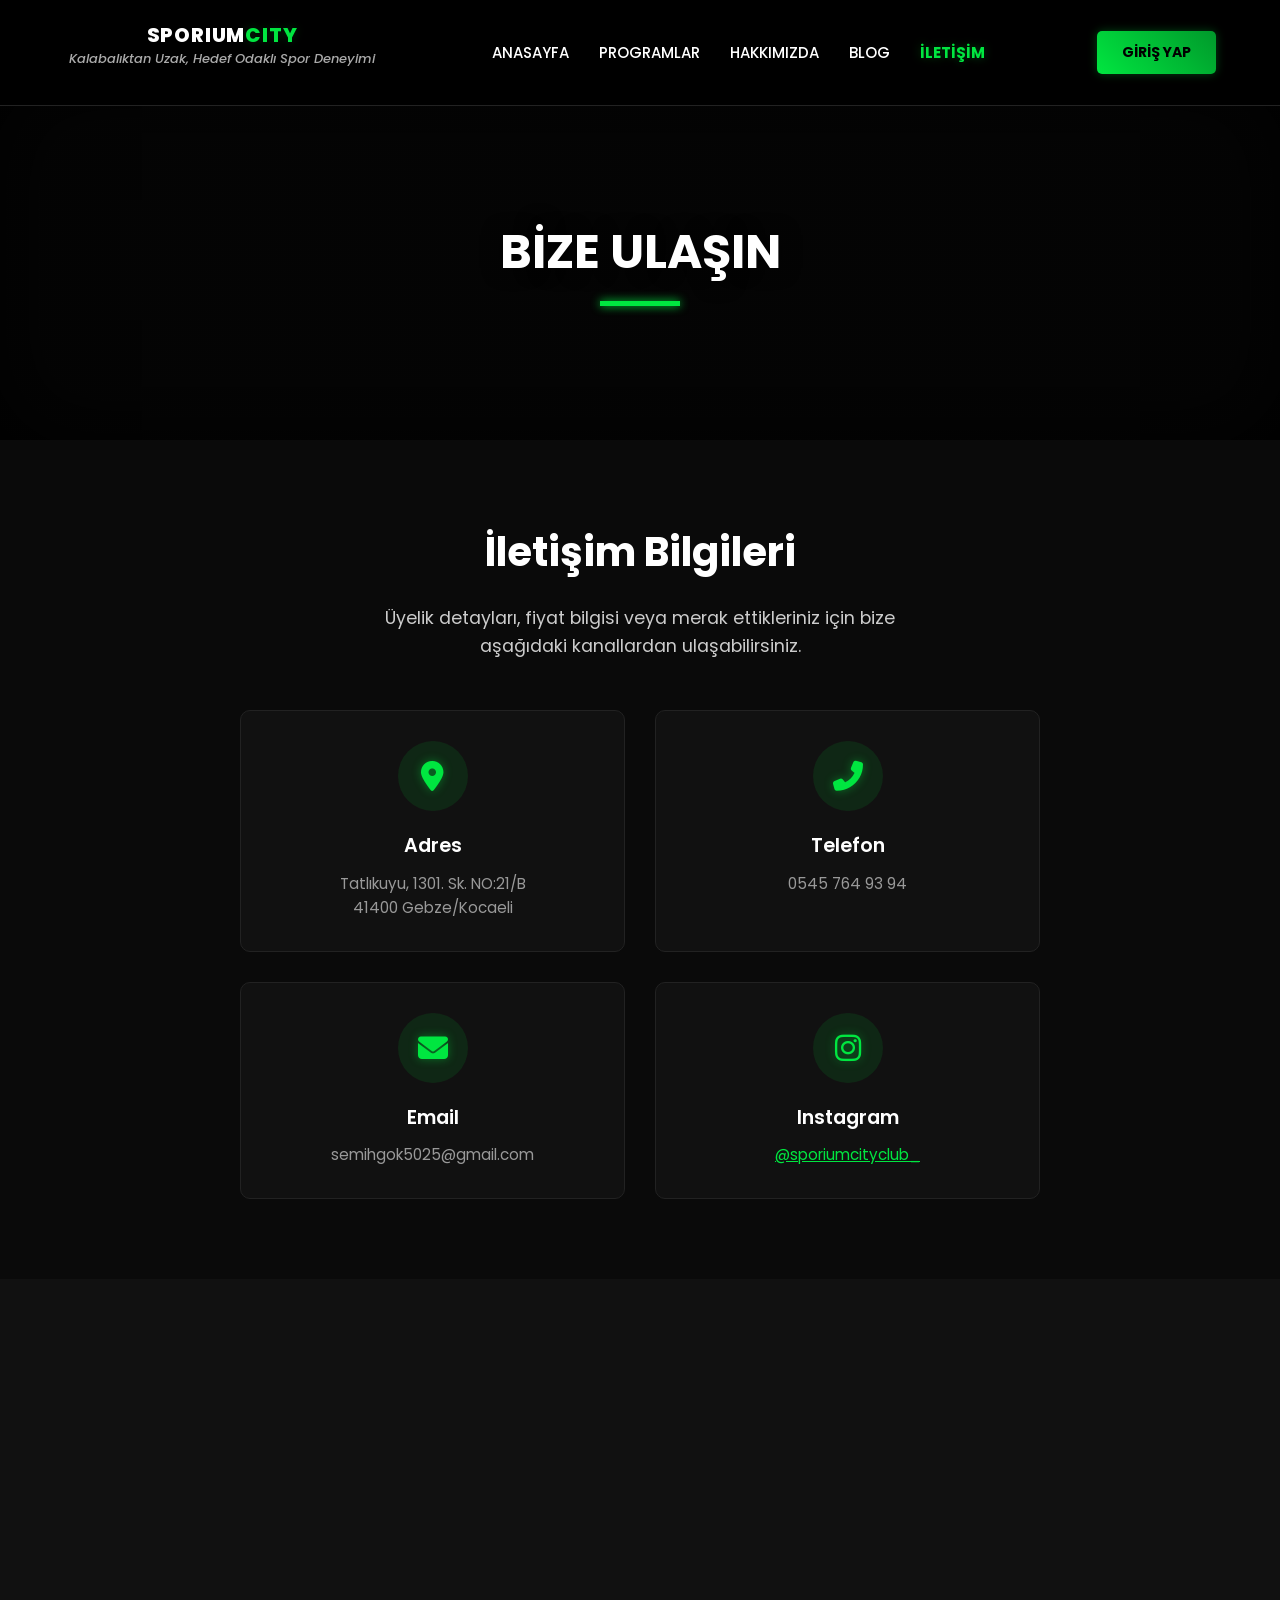
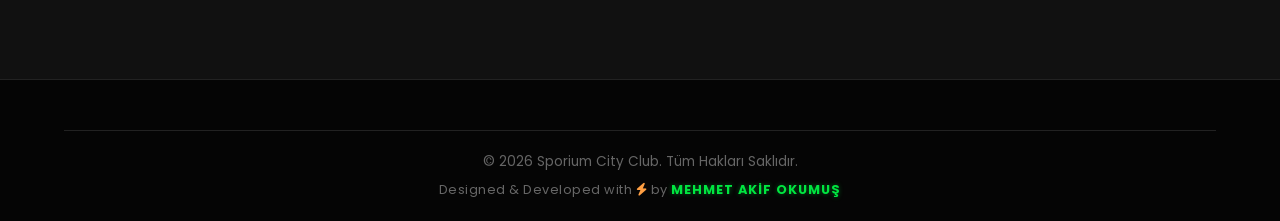
<file: frontend/iletisim.html>
<!DOCTYPE html>
<html lang="tr">
<head>
    <meta charset="UTF-8">
    <meta name="viewport" content="width=device-width, initial-scale=1.0">
    <title>İletişim - Sporium City Club</title>
    <link rel="icon" type="image/png" href="resim/s.png">
    <link href="https://fonts.googleapis.com/css2?family=Poppins:wght@300;400;600;700&display=swap" rel="stylesheet">
    <link rel="stylesheet" href="https://cdnjs.cloudflare.com/ajax/libs/font-awesome/6.4.0/css/all.min.css">
    
    <style>
    /* --- ZEHİR YEŞİLİ TEMA --- */
    :root { 
        --primary: #00e640;       /* Neon Yeşil */
        --primary-dark: #00b332;  /* Koyu Yeşil */
        --dark: #111; 
        --darker: #0a0a0a; 
        --light: #fff; 
    }

    * { margin: 0; padding: 0; box-sizing: border-box; }
    body { font-family: 'Poppins', sans-serif; background-color: var(--dark); color: var(--light); overflow-x: hidden; line-height: 1.6; display: flex; flex-direction: column; min-height: 100vh; }
    a { text-decoration: none; color: inherit; } ul { list-style: none; } img { max-width: 100%; }

    /* HEADER & NAV */
    header { position: fixed; top: 0; left: 0; width: 100%; background: rgba(0, 0, 0, 0.95); padding: 15px 5%; display: flex; justify-content: space-between; align-items: center; z-index: 1000; border-bottom: 1px solid #222; }
    .logo-container img { height: 50px; width: auto; object-fit: contain; display: block; }
    
    nav ul { display: flex; gap: 30px; align-items: center; }
    nav ul li a { font-size: 15px; font-weight: 500; text-transform: uppercase; transition: color 0.3s; }
    nav ul li a:hover { color: var(--primary); text-shadow: 0 0 10px rgba(0,230,64,0.5); }
    .active-link { color: var(--primary); font-weight: 700; text-shadow: 0 0 10px rgba(0,230,64,0.3); }
    
    /* BUTON STİLİ */
    /* --- BUTON BOYUT AYARLARI (Masaüstü vs Mobil) --- */
.btn-join { 
    background: linear-gradient(45deg, #00e640, #00992b); 
    color: #000;
    padding: 10px 25px; 
    border-radius: 5px; 
    font-weight: 700; 
    text-transform: uppercase; 
    font-size: 14px; 
    transition: all 0.3s; 
    box-shadow: 0 0 10px rgba(0, 230, 64, 0.3);
    cursor: pointer;
    white-space: nowrap; /* Mobilde taşmasın */
}   

/* Mobilde ise küçülsün */
@media (max-width: 768px) {
    .btn-join {
        padding: 8px 15px !important;
        font-size: 13px !important;
        min-width: auto; /* Mobilde genişlik serbest olsun */
    }
}
    .btn-join:hover { 
        background: var(--primary-dark); 
        transform: translateY(-2px); 
        box-shadow: 0 0 20px rgba(0, 230, 64, 0.6);
    }
    .menu-toggle { display: none; font-size: 24px; cursor: pointer; color: var(--primary); }

    /* SAYFA BAŞLIĞI */
    .page-header { 
        height: 40vh; 
        background: linear-gradient(rgba(0,0,0,0.75), rgba(0,0,0,0.75)), url('https://images.unsplash.com/photo-1593079831268-3381b0db4a77?q=80&w=1469&auto=format&fit=crop'); 
        background-size: cover; background-position: center; display: flex; flex-direction: column; justify-content: center; align-items: center; text-align: center; margin-top: 80px; 
        box-shadow: inset 0 0 100px rgba(0,0,0,0.9);
    }
    .page-header h1 { font-size: 3rem; text-transform: uppercase; font-weight: 700; margin-bottom: 10px; text-shadow: 0 0 20px rgba(0,0,0,0.8); }
    .page-header span { width: 80px; height: 5px; background: var(--primary); display: block; box-shadow: 0 0 10px var(--primary); }

    /* İLETİŞİM KUTULARI */
    .contact-section { padding: 80px 5%; background: var(--darker); }
    .contact-container { display: flex; justify-content: center; align-items: center; }
    .contact-info { max-width: 800px; width: 100%; text-align: center; }
    .contact-info h2 { font-size: 2.5rem; margin-bottom: 20px; color: #fff; }
    .contact-info p { color: #ccc; margin-bottom: 50px; font-size: 1.1rem; max-width: 600px; margin-left: auto; margin-right: auto; }
    
    .info-grid { display: grid; grid-template-columns: repeat(auto-fit, minmax(250px, 1fr)); gap: 30px; text-align: left; }
    .info-card { 
        background: var(--dark); padding: 30px; border-radius: 10px; border: 1px solid #222; transition: 0.3s; 
        display: flex; flex-direction: column; align-items: center; text-align: center; 
    }
    .info-card:hover { border-color: var(--primary); transform: translateY(-5px); box-shadow: 0 10px 30px rgba(0, 230, 64, 0.15); }
    
    .info-card i { 
        font-size: 30px; color: var(--primary); width: 70px; height: 70px; background: rgba(0, 230, 64, 0.1); 
        border-radius: 50%; display: flex; align-items: center; justify-content: center; margin-bottom: 20px; 
        text-shadow: 0 0 10px rgba(0,230,64,0.4);
    }
    .info-card h4 { font-size: 1.2rem; color: #fff; margin-bottom: 10px; font-weight: 600; }
    .info-card span, .info-card a { color: #999; font-size: 0.95rem; }

    .map-section { height: 400px; width: 100%; }
    .map-section iframe { width: 100%; height: 100%; border: 0; filter: grayscale(100%) invert(92%) contrast(83%); }
    
    footer { background: #050505; padding: 50px 5% 20px; border-top: 1px solid #222; margin-top: auto; }
    .footer-bottom { text-align: center; padding-top: 20px; border-top: 1px solid #222; color: #666; font-size: 0.8rem; }

    /* --- MOBİL UYUMLULUK (MEDIA QUERIES) --- */
    @media (max-width: 768px) {
        /* 1. Header & Nav */
        header { padding: 15px 20px; }
        .menu-toggle { display: block !important; position: relative; z-index: 2002; }

        nav {
            position: fixed; top: 0; right: -100%; width: 100%; height: 100vh;
            background: rgba(10, 10, 10, 0.98); backdrop-filter: blur(10px);
            display: flex; flex-direction: column; justify-content: center; align-items: center;
            transition: right 0.4s ease; z-index: 2000;
        }
        nav.active { right: 0; }
        nav ul { flex-direction: column; gap: 30px; text-align: center; }
        nav ul li a { font-size: 1.5rem; color: #fff; }
        
        .btn-join { display: none; } /* Mobilde header butonu gizle */
        
        .page-header h1 { font-size: 2.5rem; }
        .contact-info p { font-size: 1rem; padding: 0 10px; }
        
        /* Kartları Tek Sütun Yap */
        .info-grid { grid-template-columns: 1fr; }
    }
    
    section { opacity: 0; transform: translateY(50px); transition: all 1s ease; }
    section.gorundu { opacity: 1; transform: translateY(0); }
    </style>
</head>

<body>

    <header>
        <div class="sidebar-widget" style="text-align: center; border-left: none; padding: 10px 5px; margin-bottom: 12px; overflow: hidden;">
            <div style="font-size: 20px; font-weight: 800; color: #fff; letter-spacing: 0.8px; line-height: 1;">
                SPORIUM<span style="color: #00e640; text-shadow: 0 0 10px rgba(0, 230, 64, 0.2);">CITY</span>
            </div>
            <p style="font-size: 13px; color: #aaa; margin-top: 6px; font-style: italic; line-height: 1.3; font-weight: 500; display: block; width: 100%;">
                Kalabalıktan Uzak, <br style="display:none;"> Hedef Odaklı Spor Deneyimi
            </p>
        </div>
        <nav>
            <ul>
                <li><a href="index.html">Anasayfa</a></li>
                <li><a href="programlar.html">Programlar</a></li>
                <li><a href="hakkimizda.html">Hakkımızda</a></li>
                <li><a href="blog.html">Blog</a></li>
                <li><a href="iletisim.html" class="active-link">İletişim</a></li>
            </ul>
        </nav>
        
        <a href="giris.html" class="btn-join" id="nav-login-btn">GİRİŞ YAP</a>
        
        <div class="menu-toggle"><i class="fas fa-bars"></i></div>
    </header>

    <section class="page-header"><h1>Bize Ulaşın</h1><span></span></section>

    <section class="contact-section">
        <div class="contact-container">
            <div class="contact-info">
                <h2>İletişim Bilgileri</h2>
                <p>Üyelik detayları, fiyat bilgisi veya merak ettikleriniz için bize aşağıdaki kanallardan ulaşabilirsiniz.</p>
                <div class="info-grid">
                    <div class="info-card"><i class="fas fa-map-marker-alt"></i><h4>Adres</h4><span>Tatlıkuyu, 1301. Sk. NO:21/B<br>41400 Gebze/Kocaeli</span></div>
                    <div class="info-card"><i class="fas fa-phone-alt"></i><h4>Telefon</h4><span> 0545 764 93 94</span></div>
                    <div class="info-card"><i class="fas fa-envelope"></i><h4>Email</h4><span>semihgok5025@gmail.com</span></div>
                    <div class="info-card"><i class="fab fa-instagram"></i><h4>Instagram</h4><a href="https://www.instagram.com/sporiumcityclub_/" target="_blank" style="color:var(--primary); text-decoration:underline;">@sporiumcityclub_</a></div>
                </div>
            </div>
        </div>
    </section>

    <section class="map-section">
        <iframe 
            src="https://www.google.com/maps/embed?pb=!1m18!1m12!1m3!1d3015.654877793479!2d29.42861631541016!3d40.79375097932296!2m3!1f0!2f0!3f0!3m2!1i1024!2i768!4f13.1!3m3!1m2!1s0x14cb207f61c33d7b%3A0x8e5f7783818e3828!2sTatlıkuyu%2C%201301.%20Sk.%20No%3A21%2C%2041400%20Gebze%2FKocaeli!5e0!3m2!1str!2str!4v1675865231234!5m2!1str!2str" 
            width="100%" 
            height="100%" 
            style="border:0; filter: grayscale(100%) invert(92%) contrast(83%);" 
            allowfullscreen="" 
            loading="lazy" 
            referrerpolicy="no-referrer-when-downgrade">
        </iframe>
    </section>

    <footer><div class="footer-bottom" style="text-align: center; padding-top: 20px; border-top: 1px solid #222; color: #666; font-size: 0.85rem;">
        <p>&copy; 2026 Sporium City Club. Tüm Hakları Saklıdır.</p>
        <p style="margin-top: 8px; font-size: 0.8rem; letter-spacing: 0.5px;">
            Designed & Developed with <i class="fas fa-bolt" style="color: #ff9f43;"></i> by 
            <a href="https://www.linkedin.com/in/mehmet-akif-okumu%C5%9F-68b315399?utm_source=share&utm_campaign=share_via&utm_content=profile&utm_medium=ios_app" target="_blank" style="color: #00e640; font-weight: 700; letter-spacing: 1px; text-transform: uppercase; text-shadow: 0 0 5px rgba(0, 230, 64, 0.4);">
               Mehmet Akif Okumuş
            </a>
        </p>
    </div></footer>

    <script>
        document.addEventListener("DOMContentLoaded", () => {
            
            // --- GİRİŞ KONTROLÜ (MOBİL İSİM AYARLI) ---
            const localData = localStorage.getItem("kullanici");
            const btn = document.getElementById("nav-login-btn");

            if (localData && btn) {
                const kullanici = JSON.parse(localData);
                const isMobile = window.innerWidth < 768;
                const gorunenIsim = isMobile ? kullanici.adSoyad.split(' ')[0] : kullanici.adSoyad;

                // ROLÜ AL, KÜÇÜK HARF YAP VE BOŞLUKLARI SİL (HAYAT KURTARAN SATIR)
                const userRole = (kullanici.rol || kullanici.Rol || kullanici.role || "").toString().toLowerCase().trim();

                const icon = userRole === 'admin' ? '<i class="fas fa-crown"></i>' : '<i class="fas fa-user"></i>';
                
                btn.innerHTML = `${icon} ${gorunenIsim}`;
                btn.style.background = "#1e1e1e";
                btn.style.border = "1px solid #00e640";
                btn.style.color = "#00e640";
                btn.style.display = "flex";
                btn.style.alignItems = "center";
                btn.style.gap = "8px";
                btn.style.padding = "8px 15px";
                btn.removeAttribute("href"); 
                btn.style.cursor = "pointer";

                btn.onclick = () => {
                    if (userRole === "admin") {
                        window.location.href = "admin_panel.html";
                    } else {
                        window.location.href = "profil.html";
                    }
                };
            }

            // --- MOBİL MENÜ MANTIĞI ---
            const menuToggle = document.querySelector('.menu-toggle');
            const nav = document.querySelector('nav');
            const body = document.querySelector('body');
            const navLinks = document.querySelectorAll('nav ul li a');

            if (menuToggle) {
                menuToggle.addEventListener('click', (e) => {
                    e.stopPropagation();
                    nav.classList.toggle('active');
                    
                    const icon = menuToggle.querySelector('i');
                    if (nav.classList.contains('active')) {
                        icon.classList.remove('fa-bars');
                        icon.classList.add('fa-times');
                        body.style.overflow = 'hidden';
                    } else {
                        icon.classList.add('fa-bars');
                        icon.classList.remove('fa-times');
                        body.style.overflow = 'auto';
                    }
                });
            }

            // Menü dışına tıklayınca kapat
            document.addEventListener('click', (e) => {
                if (nav && nav.classList.contains('active') && !nav.contains(e.target) && !menuToggle.contains(e.target)) {
                    nav.classList.remove('active');
                    body.style.overflow = 'auto';
                    menuToggle.querySelector('i').classList.remove('fa-times');
                    menuToggle.querySelector('i').classList.add('fa-bars');
                }
            });

            // --- OBSERVER (KAYDIRMA EFEKTİ) ---
            const observer = new IntersectionObserver((entries) => {
                entries.forEach((entry) => {
                    if (entry.isIntersecting) {
                        entry.target.classList.add('gorundu');
                    }
                });
            }, { threshold: 0.1 });

            const hiddenElements = document.querySelectorAll('section, .info-card');
            hiddenElements.forEach((el) => observer.observe(el));
        });
    </script>
</body>
</html>
</file>
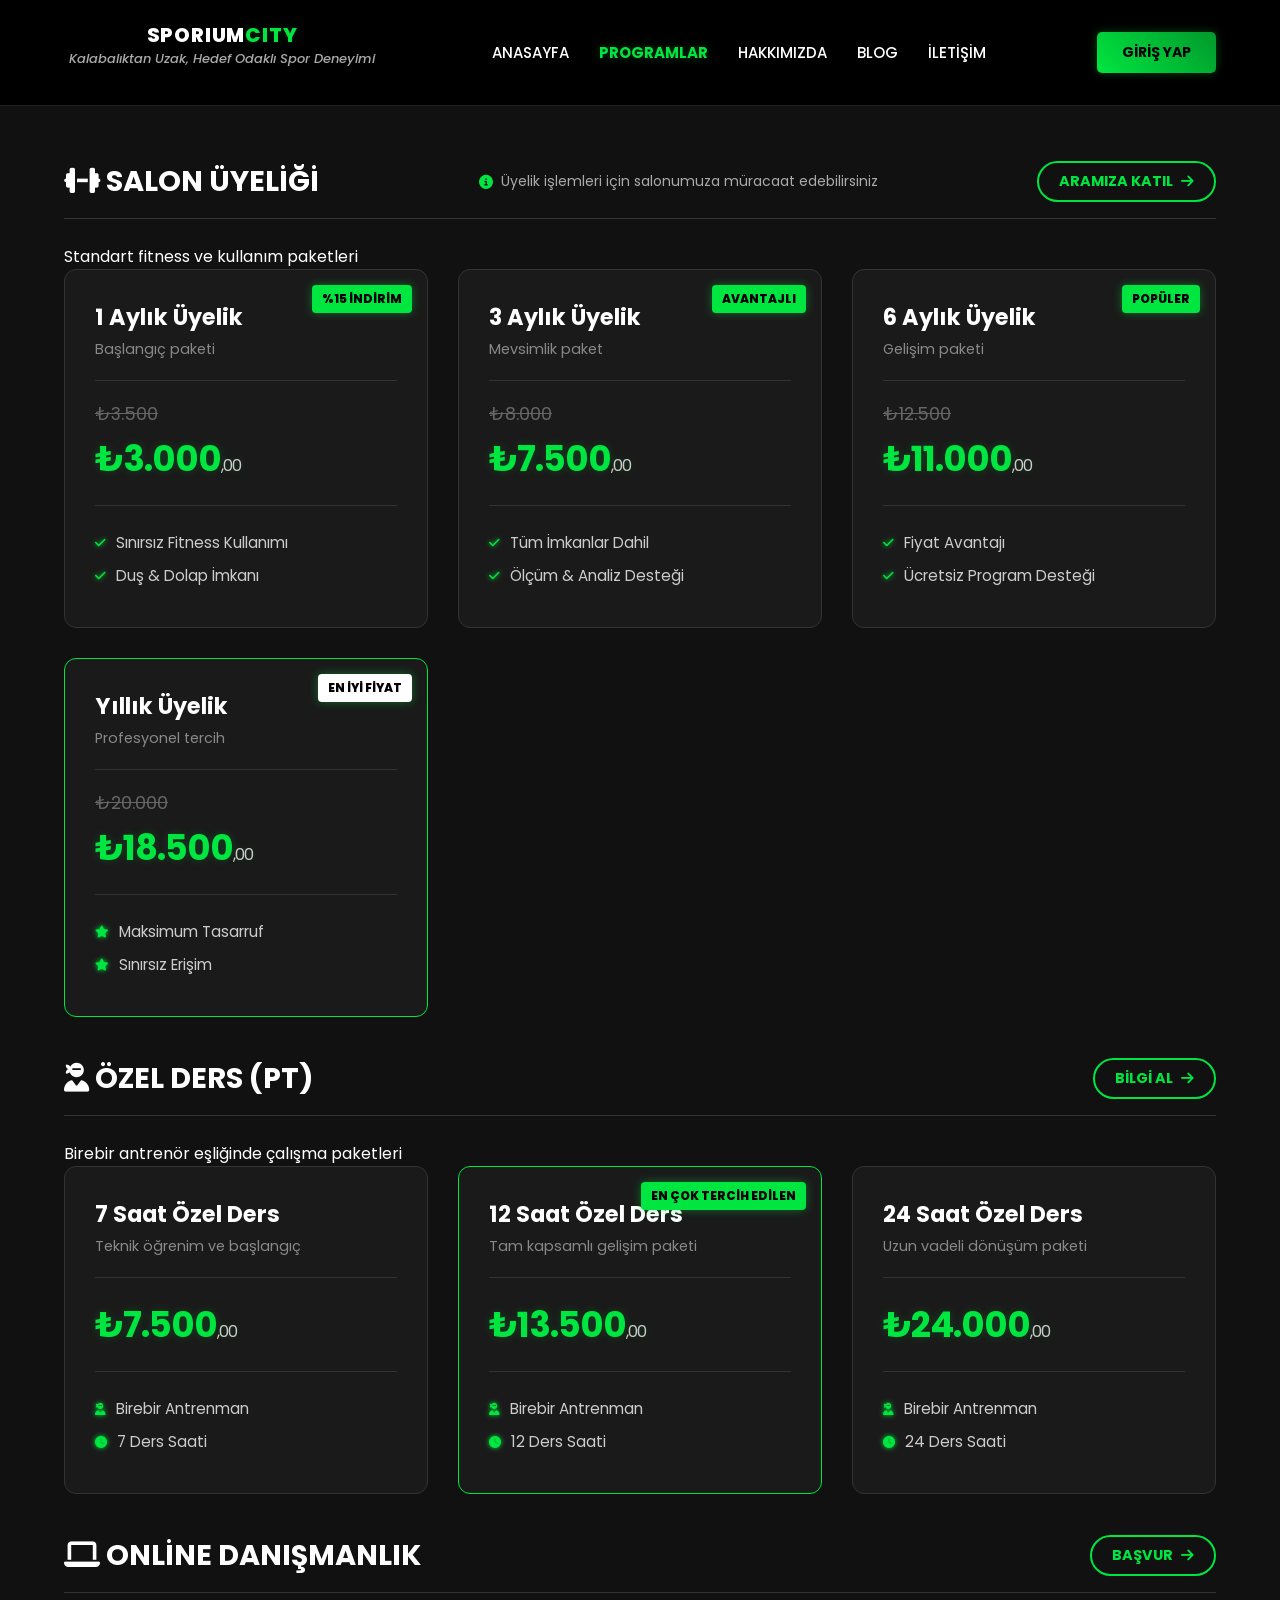
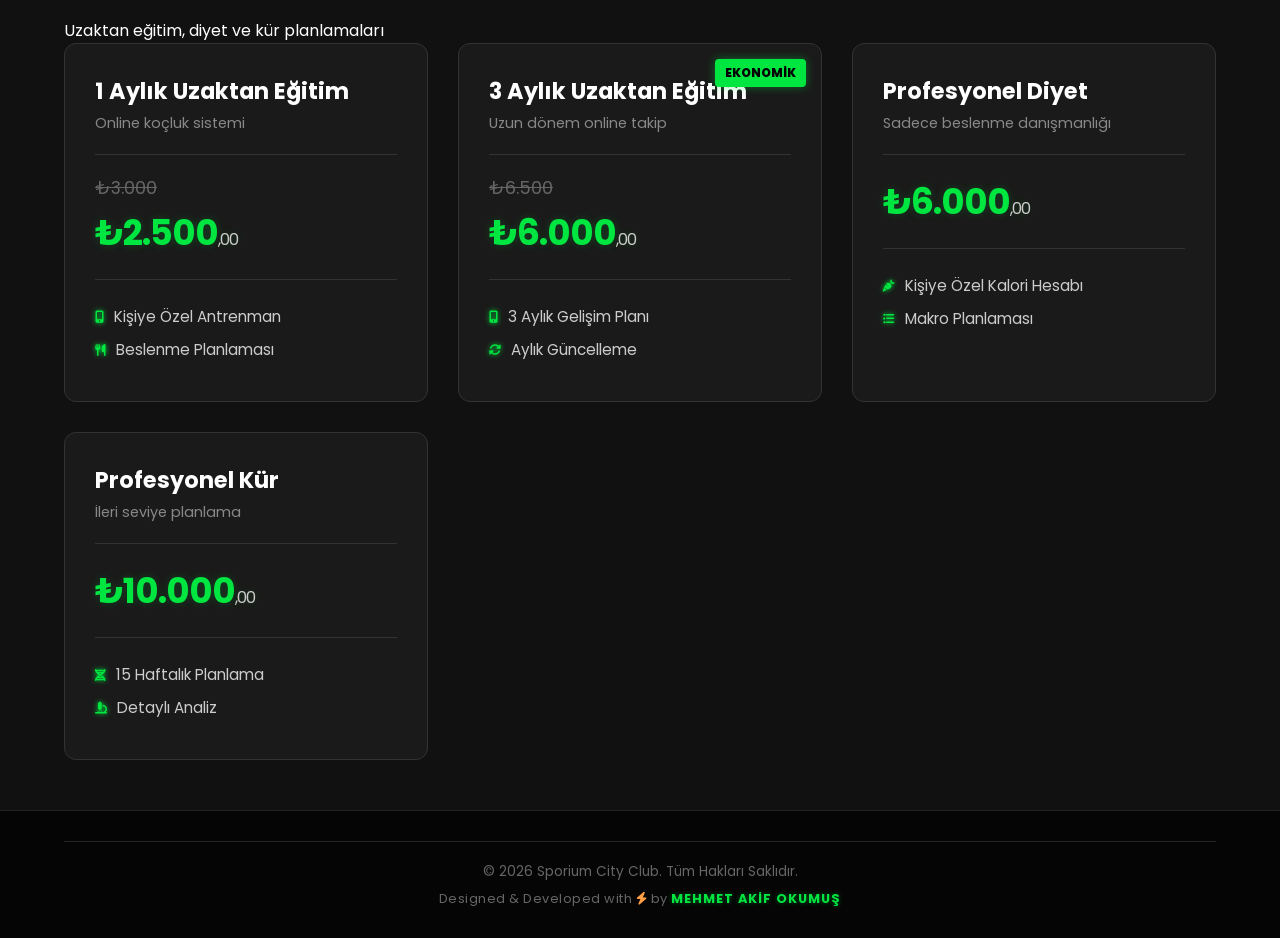
<file: frontend/programlar.html>
<!DOCTYPE html>
<html lang="tr">
<head>
    <meta charset="UTF-8">
    <meta name="viewport" content="width=device-width, initial-scale=1.0">
    <title>Sporium City Club - Programlar</title>
    <link rel="icon" type="image/png" href="resim/s.png">
    <link href="https://fonts.googleapis.com/css2?family=Poppins:wght@300;400;600;700&display=swap" rel="stylesheet">
    <link rel="stylesheet" href="https://cdnjs.cloudflare.com/ajax/libs/font-awesome/6.4.0/css/all.min.css">
    <link rel="stylesheet" href="programlar.css">
    
</head>
<body>

    <header>
        <div class="sidebar-widget" style="text-align: center; border-left: none; padding: 10px 5px; margin-bottom: 12px; overflow: hidden;">
    <div style="font-size: 20px; font-weight: 800; color: #fff; letter-spacing: 0.8px; line-height: 1;">
        SPORIUM<span style="color: #00e640; text-shadow: 0 0 10px rgba(0, 230, 64, 0.2);">CITY</span>
    </div>
    <p style="font-size: 13px; color: #aaa; margin-top: 6px; font-style: italic; line-height: 1.3; font-weight: 500; display: block; width: 100%;">
        Kalabalıktan Uzak, <br style="display:none;"> Hedef Odaklı Spor Deneyimi
    </p>
</div>
        <nav>
            <ul>
                <li><a href="index.html">Anasayfa</a></li>
                <li><a href="programlar.html" class="active-link">Programlar</a></li>
                <li><a href="hakkimizda.html">Hakkımızda</a></li>
                <li><a href="blog.html">Blog</a></li>
                <li><a href="iletisim.html">İletişim</a></li>
            </ul>
        </nav>
        
        <a href="giris.html" class="btn-join" id="nav-login-btn">GİRİŞ YAP</a>
        
        <div class="menu-toggle"><i class="fas fa-bars"></i></div>
    </header>

    <section class="programs-section">
        
        <div class="category-title" style="margin-top: 0;"><div class="program-baslik-kutusu">
    <h2><i class="fas fa-dumbbell"></i> Salon Üyeliği</h2><span class="member-info" style="color: #aaa; font-size: 14px; font-weight: 400; text-align: center; display: flex; align-items: center; gap: 8px;">
    <i class="fas fa-info-circle" style="color: #00e640;"></i> 
    Üyelik işlemleri için salonumuza müracaat edebilirsiniz
</span>
    <a href="iletisim.html" class="btn-katil">ARAMIZA KATIL <i class="fas fa-arrow-right"></i></a>
</div><span>Standart fitness ve kullanım paketleri</span></div>
        <div class="grid-container">
            <div class="program-card">
                <div class="discount-badge">%15 İNDİRİM</div>
                <div class="card-header"><h3>1 Aylık Üyelik</h3><p>Başlangıç paketi</p></div>
                <div class="price-area">
                    <span class="old-price" id="show-salon-1-old">₺3.500</span>
                    <span class="new-price" id="show-salon-1">₺3.000<span class="currency">,00</span></span>
                </div>
                <ul class="features-list"><li><i class="fas fa-check"></i> Sınırsız Fitness Kullanımı</li><li><i class="fas fa-check"></i> Duş & Dolap İmkanı</li></ul>
            </div>
            <div class="program-card">
                <div class="discount-badge">AVANTAJLI</div>
                <div class="card-header"><h3>3 Aylık Üyelik</h3><p>Mevsimlik paket</p></div>
                <div class="price-area">
                    <span class="old-price" id="show-salon-3-old">₺8.000</span>
                    <span class="new-price" id="show-salon-3">₺7.500<span class="currency">,00</span></span>
                </div>
                <ul class="features-list"><li><i class="fas fa-check"></i> Tüm İmkanlar Dahil</li><li><i class="fas fa-check"></i> Ölçüm & Analiz Desteği</li></ul>
            </div>
            <div class="program-card">
                <div class="discount-badge">POPÜLER</div>
                <div class="card-header"><h3>6 Aylık Üyelik</h3><p>Gelişim paketi</p></div>
                <div class="price-area">
                    <span class="old-price" id="show-salon-6-old">₺12.500</span>
                    <span class="new-price" id="show-salon-6">₺11.000<span class="currency">,00</span></span>
                </div>
                <ul class="features-list"><li><i class="fas fa-check"></i> Fiyat Avantajı</li><li><i class="fas fa-check"></i> Ücretsiz Program Desteği</li></ul>
            </div>
            <div class="program-card" style="border-color: var(--primary);">
                <div class="discount-badge" style="background: #fff; color: #000;">EN İYİ FİYAT</div>
                <div class="card-header"><h3>Yıllık Üyelik</h3><p>Profesyonel tercih</p></div>
                <div class="price-area">
                    <span class="old-price" id="show-salon-12-old">₺20.000</span>
                    <span class="new-price" id="show-salon-12">₺18.500<span class="currency">,00</span></span>
                </div>
                <ul class="features-list"><li><i class="fas fa-star"></i> Maksimum Tasarruf</li><li><i class="fas fa-star"></i> Sınırsız Erişim</li></ul>
            </div>
        </div>

        <div class="category-title"><div class="program-baslik-kutusu">
    <h2><i class="fas fa-user-ninja"></i> Özel Ders (PT)</h2>
    <a href="iletisim.html" class="btn-katil">BİLGİ AL <i class="fas fa-arrow-right"></i></a>
</div><span>Birebir antrenör eşliğinde çalışma paketleri</span></div>
        <div class="grid-container">
            <div class="program-card">
                <div class="card-header"><h3>7 Saat Özel Ders</h3><p>Teknik öğrenim ve başlangıç</p></div>
                <div class="price-area"><span class="new-price" id="show-pt-7">₺7.500<span class="currency">,00</span></span></div>
                <ul class="features-list"><li><i class="fas fa-user-ninja"></i> Birebir Antrenman</li><li><i class="fas fa-clock"></i> 7 Ders Saati</li></ul>
            </div>
            <div class="program-card" style="border: 1px solid var(--primary);">
                <div class="discount-badge">EN ÇOK TERCİH EDİLEN</div>
                <div class="card-header"><h3>12 Saat Özel Ders</h3><p>Tam kapsamlı gelişim paketi</p></div>
                <div class="price-area"><span class="new-price" id="show-pt-12">₺13.500<span class="currency">,00</span></span></div>
                <ul class="features-list"><li><i class="fas fa-user-ninja"></i> Birebir Antrenman</li><li><i class="fas fa-clock"></i> 12 Ders Saati</li></ul>
            </div>
            <div class="program-card">
                <div class="card-header"><h3>24 Saat Özel Ders</h3><p>Uzun vadeli dönüşüm paketi</p></div>
                <div class="price-area"><span class="new-price" id="show-pt-24">₺24.000<span class="currency">,00</span></span></div>
                <ul class="features-list"><li><i class="fas fa-user-ninja"></i> Birebir Antrenman</li><li><i class="fas fa-clock"></i> 24 Ders Saati</li></ul>
            </div>
        </div>

        <div class="category-title"><div class="program-baslik-kutusu">
    <h2><i class="fas fa-laptop"></i> Online Danışmanlık</h2>
    <a href="iletisim.html" class="btn-katil">BAŞVUR <i class="fas fa-arrow-right"></i></a>
</div><span>Uzaktan eğitim, diyet ve kür planlamaları</span></div>
        <div class="grid-container">
            <div class="program-card">
                <div class="card-header"><h3>1 Aylık Uzaktan Eğitim</h3><p>Online koçluk sistemi</p></div>
                <div class="price-area">
                    <span class="old-price" id="show-online-1-old">₺3.000</span>
                    <span class="new-price" id="show-online-1">₺2.500<span class="currency">,00</span></span>
                </div>
                <ul class="features-list"><li><i class="fas fa-mobile-alt"></i> Kişiye Özel Antrenman</li><li><i class="fas fa-utensils"></i> Beslenme Planlaması</li></ul>
            </div>
            <div class="program-card">
                <div class="discount-badge">EKONOMİK</div>
                <div class="card-header"><h3>3 Aylık Uzaktan Eğitim</h3><p>Uzun dönem online takip</p></div>
                <div class="price-area">
                    <span class="old-price" id="show-online-3-old">₺6.500</span>
                    <span class="new-price" id="show-online-3">₺6.000<span class="currency">,00</span></span>
                </div>
                <ul class="features-list"><li><i class="fas fa-mobile-alt"></i> 3 Aylık Gelişim Planı</li><li><i class="fas fa-sync-alt"></i> Aylık Güncelleme</li></ul>
            </div>
            <div class="program-card">
                <div class="card-header"><h3>Profesyonel Diyet</h3><p>Sadece beslenme danışmanlığı</p></div>
                <div class="price-area"><span class="new-price" id="show-diyet">₺6.000<span class="currency">,00</span></span></div>
                <ul class="features-list"><li><i class="fas fa-carrot"></i> Kişiye Özel Kalori Hesabı</li><li><i class="fas fa-list-ul"></i> Makro Planlaması</li></ul>
            </div>
            <div class="program-card">
                <div class="card-header"><h3>Profesyonel Kür</h3><p>İleri seviye planlama</p></div>
                <div class="price-area"><span class="new-price" id="show-kur">₺10.000<span class="currency">,00</span></span></div>
                <ul class="features-list"><li><i class="fas fa-dna"></i> 15 Haftalık Planlama</li><li><i class="fas fa-microscope"></i> Detaylı Analiz</li></ul>
            </div>
        </div>
    </section>

    <footer><div class="footer-bottom" style="text-align: center; padding-top: 20px; border-top: 1px solid #222; color: #666; font-size: 0.85rem;">
        <p>&copy; 2026 Sporium City Club. Tüm Hakları Saklıdır.</p>
        <p style="margin-top: 8px; font-size: 0.8rem; letter-spacing: 0.5px;">
            Designed & Developed with <i class="fas fa-bolt" style="color: #ff9f43;"></i> by 
            <a href="https://www.linkedin.com/in/mehmet-akif-okumu%C5%9F-68b315399?utm_source=share&utm_campaign=share_via&utm_content=profile&utm_medium=ios_app" target="_blank" style="color: #00e640; font-weight: 700; letter-spacing: 1px; text-transform: uppercase; text-shadow: 0 0 5px rgba(0, 230, 64, 0.4);">
              Mehmet Akif Okumuş
            </a>
        </p>
    </div></footer>
    <script src="programlar.js"></script>


</body>
</html>
</file>
<file: frontend/index.css>
:root { 
    --primary: #00e640;       /* Neon Yeşil */
    --primary-dark: #00b332;  /* Koyu Yeşil (Hover için) */
    --dark: #111; 
    --darker: #0a0a0a; 
    --light: #fff; 
}

html { scroll-behavior: smooth; }
* { margin: 0; padding: 0; box-sizing: border-box; }
body { font-family: 'Poppins', sans-serif; background-color: var(--dark); color: var(--light); overflow-x: hidden; line-height: 1.6; display: flex; flex-direction: column; min-height: 100vh; }
a { text-decoration: none; color: inherit; } ul { list-style: none; } img { max-width: 100%; }

/* --- YAPAY ZEKA BUTONU (Yeşil Gradient) --- */
.btn-ai {
    background: linear-gradient(45deg, #00e640, #00992b);
    color: #000;
    padding: 15px 30px;
    border-radius: 30px;
    font-weight: 800;
    text-transform: uppercase;
    box-shadow: 0 0 15px rgba(0, 230, 64, 0.4);
    transition: 0.3s;
    display: flex;
    align-items: center;
    gap: 10px;
    border: 2px solid transparent;
}
.btn-ai:hover {
    background: transparent;
    color: var(--primary);
    border-color: var(--primary);
    box-shadow: 0 0 25px rgba(0, 230, 64, 0.8);
    transform: translateY(-3px);
}
.btn-ai i { font-size: 1.2rem; }

/* --- NAVBAR --- */
header { position: fixed; top: 0; left: 0; width: 100%; background: rgba(0, 0, 0, 0.95); padding: 15px 5%; display: flex; justify-content: space-between; align-items: center; z-index: 1000; border-bottom: 1px solid #222; }
.logo-container img { height: 50px; width: auto; object-fit: contain; display: block; }

nav ul { display: flex; gap: 30px; align-items: center; } /* Align items eklendi */
nav ul li a { font-size: 15px; font-weight: 500; text-transform: uppercase; letter-spacing: 1px; transition: color 0.3s; }
nav ul li a:hover { color: var(--primary); text-shadow: 0 0 10px rgba(0,230,64,0.5); }

.btn-join { 
    background: linear-gradient(45deg, #00e640, #00992b); 
    color: #000;
    padding: 10px 25px; 
    border-radius: 5px; 
    font-weight: 700; 
    text-transform: uppercase; 
    font-size: 14px; 
    transition: all 0.3s; 
    box-shadow: 0 0 10px rgba(0, 230, 64, 0.3);
    cursor: pointer;
    white-space: nowrap; /* Mobilde taşmasın */
}
.btn-join:hover { 
    background-color: var(--primary-dark); 
    box-shadow: 0 0 20px rgba(0, 230, 64, 0.6);
    transform: translateY(-2px); 
}
.menu-toggle { display: none; font-size: 24px; cursor: pointer; color: var(--primary); }

/* --- HERO --- */
.hero { height: 100vh; background: linear-gradient(to bottom, rgba(0,0,0,0.3), rgba(17,17,17,1)), url('https://images.unsplash.com/photo-1534438327276-14e5300c3a48?q=80&w=1470&auto=format&fit=crop'); background-size: cover; background-position: center; background-attachment: fixed; display: flex; flex-direction: column; justify-content: center; align-items: center; text-align: center; padding: 0 20px; }
.hero h1 { font-size: 4.5rem; font-weight: 800; margin-bottom: 10px; text-transform: uppercase; line-height: 1.1; letter-spacing: -2px; }
.hero h1 span { color: var(--primary); text-shadow: 0 0 20px rgba(0, 230, 64, 0.4); }
.hero p { font-size: 1.2rem; margin-bottom: 40px; color: #ccc; max-width: 600px; }

.btn-outline { border: 2px solid var(--primary); color: var(--primary); padding: 15px 40px; border-radius: 30px; font-weight: 600; text-transform: uppercase; transition: all 0.3s ease; }
.btn-outline:hover { background: var(--primary); color: #000; box-shadow: 0 0 20px rgba(0, 230, 64, 0.5); }

/* --- SERVICES --- */
.services { padding: 100px 5%; background-color: var(--darker); scroll-margin-top: 80px; }
.section-title { text-align: center; margin-bottom: 60px; }
.section-title h2 { font-size: 2.5rem; text-transform: uppercase; margin-bottom: 10px; }
.section-title span { display: block; width: 60px; height: 4px; background: var(--primary); margin: 0 auto; box-shadow: 0 0 10px var(--primary); }

.cards-container { display: grid; grid-template-columns: repeat(auto-fit, minmax(280px, 1fr)); gap: 30px; }
.card { background: #1a1a1a; padding: 40px 30px; border-radius: 10px; text-align: center; transition: all 0.3s ease; border: 1px solid #333; }
.card:hover { transform: translateY(-10px); border-color: var(--primary); box-shadow: 0 10px 30px rgba(0, 230, 64, 0.2); }
.card i { font-size: 50px; color: var(--primary); margin-bottom: 25px; text-shadow: 0 0 15px rgba(0, 230, 64, 0.4); }
.card h3 { font-size: 1.5rem; margin-bottom: 15px; color: #fff; }
.card p { color: #999; font-size: 0.95rem; }

/* --- FOOTER --- */
footer { background: #050505; padding: 50px 5% 20px; border-top: 1px solid #222; margin-top: auto; }
.footer-content { display: grid; grid-template-columns: repeat(auto-fit, minmax(200px, 1fr)); gap: 40px; margin-bottom: 40px; }
.footer-logo { font-size: 24px; font-weight: 700; color: #fff; margin-bottom: 20px; display: block; }
.footer-logo span { color: var(--primary); }
.socials a { display: inline-block; width: 40px; height: 40px; background: #222; color: #fff; text-align: center; line-height: 40px; border-radius: 50%; margin-right: 10px; transition: 0.3s; }
.socials a:hover { background: var(--primary); color: #000; box-shadow: 0 0 10px var(--primary); }
.footer-bottom { text-align: center; padding-top: 20px; border-top: 1px solid #222; color: #666; font-size: 0.8rem; }

/* --- ANIMASYONLAR (OBSERVER) --- */
section {
    opacity: 0;
    transform: translateY(50px);
    transition: all 1s ease;
}

section.gorundu {
    opacity: 1;
    transform: translateY(0);
}

@keyframes perdeAcilis {
    0% { clip-path: polygon(0 0, 0 0, 0 100%, 0% 100%); opacity: 0; transform: translateX(-20px); }
    100% { clip-path: polygon(0 0, 100% 0, 100% 100%, 0 100%); opacity: 1; transform: translateX(0); }
}

.about-image img, .hero-text {
    animation: perdeAcilis 1s ease-out forwards;
    animation-delay: 0.3s;
}

/* ============================================================
   MOBİL UYUMLULUK (MEDIA QUERIES)
   ============================================================ */
@media (max-width: 992px) {
    /* Tablet ve Mobil İçin Ortak Ayarlar */
    .hero h1 { font-size: 3.5rem; }
}

@media (max-width: 768px) {
    /* 1. Header & Navigasyon */
    header {
        padding: 15px 20px; /* Mobilde biraz daha geniş boşluk */
    }

    .menu-toggle {
        display: block !important;
        position: relative;
        z-index: 2002; /* En üstte */
    }

    nav {
        position: fixed;
        top: 0; 
        right: -100%; /* Başlangıçta sağda gizli */
        width: 100%; /* Tam ekran genişliği */
        height: 100vh;
        background: rgba(10, 10, 10, 0.98);
        backdrop-filter: blur(10px);
        display: flex;
        flex-direction: column;
        justify-content: center;
        align-items: center;
        transition: right 0.4s ease; /* Kayma efekti */
        z-index: 2000;
    }

    nav.active {
        right: 0; /* Açılınca ekrana gelir */
    }

    nav ul {
        flex-direction: column;
        gap: 30px;
        text-align: center;
    }

    nav ul li a {
        font-size: 1.5rem;
        color: #fff;
    }

    /* 2. Buton Mobilde de Görünsün (Nav'ın içine taşıyacağız JS ile veya burda stil verelim) */
    .btn-join {
        /* Mobilde buton header'da değil, menünün içinde en altta çıksın diye display:none yapmadım.
           Ancak header içindeki butonu gizleyip menü içine almak daha temizdir.
           Şimdilik header'da gizleyelim, menü açılınca görünsün diyorsan JS lazım.
           Ama en kolayı: Header'daki butonu gizle.
        */
        display: none; 
    }
    
    /* Eğer menü açılınca butonun görünmesini istersen JS ile nav içine bir kopya buton eklenmeli */

    /* 3. Hero Başlık */
    .hero h1 { font-size: 2.5rem; }
    .hero p { font-size: 1rem; padding: 0 10px; }

    /* 4. Kartlar */
    .cards-container { grid-template-columns: 1fr; }
    
    /* 5. Sidebar (Profil Sayfası için) */
    .sidebar { 
        display: none; /* Mobilde sidebar gizlenir, menüden erişilir */
    }
}

/* --- PRELOADER STİLLERİ --- */
        #preloader {
            position: fixed;
            top: 0;
            left: 0;
            width: 100%;
            height: 100%;
            background: #050505; /* Kapkara arkaplan */
            z-index: 99999; /* Her şeyin en üstünde dursun */
            display: flex;
            justify-content: center;
            align-items: center;
            transition: opacity 0.6s ease, visibility 0.6s ease;
        }
        
        .loader-content {
            text-align: center;
            animation: nefesAl 1s infinite alternate; /* Kalp atışı efekti */
        }
        
        .loader-text {
            color: #fff;
            font-size: 3rem; /* Dambıl gidince yazıyı büyüttük */
            letter-spacing: 4px;
            margin: 0;
            font-weight: 700;
        }
        
        .loader-text span {
            color: var(--primary);
            text-shadow: 0 0 20px rgba(0, 230, 64, 0.6);
        }
        
        /* Nefes alma (Pulse) Animasyonu */
        @keyframes nefesAl {
            0% { transform: scale(0.95); opacity: 0.8; }
            100% { transform: scale(1.05); opacity: 1; text-shadow: 0 0 30px rgba(0, 230, 64, 0.8); }
        }
</file>
<file: frontend/programlar.css>
:root { 
    --primary: #00e640;      /* Neon Yeşil */
    --primary-dark: #00b332; /* Hover Yeşili */
    --dark: #111; 
    --darker: #0a0a0a; 
    --light: #fff; 
}

* { margin: 0; padding: 0; box-sizing: border-box; }
body { font-family: 'Poppins', sans-serif; background-color: var(--dark); color: var(--light); overflow-x: hidden; display: flex; flex-direction: column; min-height: 100vh; }
a { text-decoration: none; color: inherit; }
ul { list-style: none; }

/* --- HEADER & NAV (ORTAK TASARIM) --- */
header { position: fixed; top: 0; left: 0; width: 100%; background: rgba(0, 0, 0, 0.95); padding: 15px 5%; display: flex; justify-content: space-between; align-items: center; z-index: 1000; border-bottom: 1px solid #222; }
.logo-container img { height: 50px; width: auto; object-fit: contain; display: block; }

nav ul { display: flex; gap: 30px; align-items: center; }
nav ul li a { font-size: 15px; font-weight: 500; text-transform: uppercase; transition: color 0.3s; }
nav ul li a:hover { color: var(--primary); text-shadow: 0 0 10px rgba(0,230,64,0.5); }
.active-link { color: var(--primary); font-weight: 700; text-shadow: 0 0 10px rgba(0,230,64,0.3); }

/* --- GİRİŞ BUTONU --- */
.btn-join { 
    background: linear-gradient(45deg, #00e640, #00992b); 
    color: #000; 
    padding: 10px 25px; 
    border-radius: 5px; 
    font-weight: 700; 
    text-transform: uppercase; 
    font-size: 14px; 
    transition: 0.3s; 
    box-shadow: 0 0 10px rgba(0, 230, 64, 0.3);
    cursor: pointer;
    white-space: nowrap;
}
.btn-join:hover { 
    background: var(--primary-dark); 
    box-shadow: 0 0 20px rgba(0, 230, 64, 0.6);
    transform: translateY(-2px); 
}
.menu-toggle { display: none; font-size: 24px; cursor: pointer; color: var(--primary); }

/* --- PROGRAMLAR BÖLÜMÜ --- */
.programs-section { padding: 120px 5% 50px; background-color: var(--dark); min-height: 100vh; }

/* Başlık ve Buton Kutusu */
.program-baslik-kutusu {
    display: flex;
    justify-content: space-between;
    align-items: center;
    border-bottom: 1px solid #333;
    padding-bottom: 15px;
    margin-bottom: 25px;
    margin-top: 40px; /* Üstten biraz boşluk */
}
.program-baslik-kutusu h2 { font-size: 1.8rem; color: #fff; margin: 0; text-transform: uppercase; }
.program-baslik-kutusu h2 span { color: var(--primary); font-size: 1.2rem; display: block; margin-top: 5px; letter-spacing: 1px; }

/* "Programa Katıl" Butonu */
.btn-katil {
    background: transparent;
    border: 2px solid var(--primary);
    color: var(--primary);
    padding: 8px 20px;
    border-radius: 30px;
    font-size: 0.9rem;
    font-weight: 700;
    transition: all 0.3s ease;
    text-transform: uppercase;
    display: flex; align-items: center; gap: 8px;
    cursor: pointer;
}
.btn-katil:hover {
    background: var(--primary);
    color: #000;
    box-shadow: 0 0 15px var(--primary);
    transform: translateX(-5px);
}

/* --- KART TASARIMLARI --- */
.grid-container { display: grid; grid-template-columns: repeat(auto-fit, minmax(300px, 1fr)); gap: 30px; }
.program-card { 
    background: #1a1a1a; 
    border: 1px solid #333; 
    border-radius: 12px; 
    padding: 30px; 
    display: flex; flex-direction: column; 
    transition: transform 0.3s ease, box-shadow 0.3s ease; 
    position: relative; overflow: hidden; 
}
.program-card:hover { 
    transform: translateY(-5px); 
    border-color: var(--primary); 
    box-shadow: 0 10px 30px rgba(0, 230, 64, 0.2); 
}

.discount-badge { 
    position: absolute; top: 15px; right: 15px; 
    background: var(--primary); color: #000; 
    padding: 5px 10px; font-size: 12px; font-weight: 800; 
    border-radius: 4px; box-shadow: 0 0 10px rgba(0,230,64,0.4);
}

.card-header h3 { font-size: 1.4rem; font-weight: 700; margin-bottom: 5px; color: #fff; }
.card-header p { font-size: 0.9rem; color: #888; margin-bottom: 20px; }

.price-area { margin-bottom: 25px; padding: 20px 0; border-top: 1px solid #333; border-bottom: 1px solid #333; }
.old-price { text-decoration: line-through; color: #666; font-size: 1.1rem; display: block; margin-bottom: 5px; }
.new-price { font-size: 2.2rem; font-weight: 700; color: var(--primary); letter-spacing: -1px; text-shadow: 0 0 10px rgba(0,230,64,0.2); }
.currency { font-size: 1rem; font-weight: 400; color: #ccc; }

.features-list li { margin-bottom: 10px; display: flex; align-items: center; color: #ccc; font-size: 0.95rem; }
.features-list li i { color: var(--primary); margin-right: 10px; font-size: 12px; text-shadow: 0 0 5px var(--primary); }

/* --- FOOTER --- */
footer { background: #050505; padding: 30px 5%; border-top: 1px solid #222; text-align: center; color: #666; margin-top: auto; }

/* --- ANIMASYONLAR --- */
section { opacity: 0; transform: translateY(50px); transition: all 1s ease; }
section.gorundu { opacity: 1; transform: translateY(0); }

/* ============================================================
   MOBİL UYUMLULUK (MEDIA QUERIES)
   ============================================================ */
@media (max-width: 768px) {
    /* Header & Nav */
    header { padding: 15px 20px; }
    .menu-toggle { display: block !important; position: relative; z-index: 2002; }

    nav {
        position: fixed; top: 0; right: -100%; width: 100%; height: 100vh;
        background: rgba(10, 10, 10, 0.98); backdrop-filter: blur(10px);
        display: flex; flex-direction: column; justify-content: center; align-items: center;
        transition: right 0.4s ease; z-index: 2000;
    }
    nav.active { right: 0; }
    nav ul { flex-direction: column; gap: 30px; text-align: center; }
    nav ul li a { font-size: 1.5rem; color: #fff; }
    
    .btn-join { display: none; } /* Mobilde header butonu gizle */

    /* Program Başlıkları */
    .program-baslik-kutusu { flex-direction: column; gap: 15px; align-items: flex-start; }
    .btn-katil { width: 100%; justify-content: center; }

    /* Kartlar */
    .grid-container { grid-template-columns: 1fr; }
}
</file>
